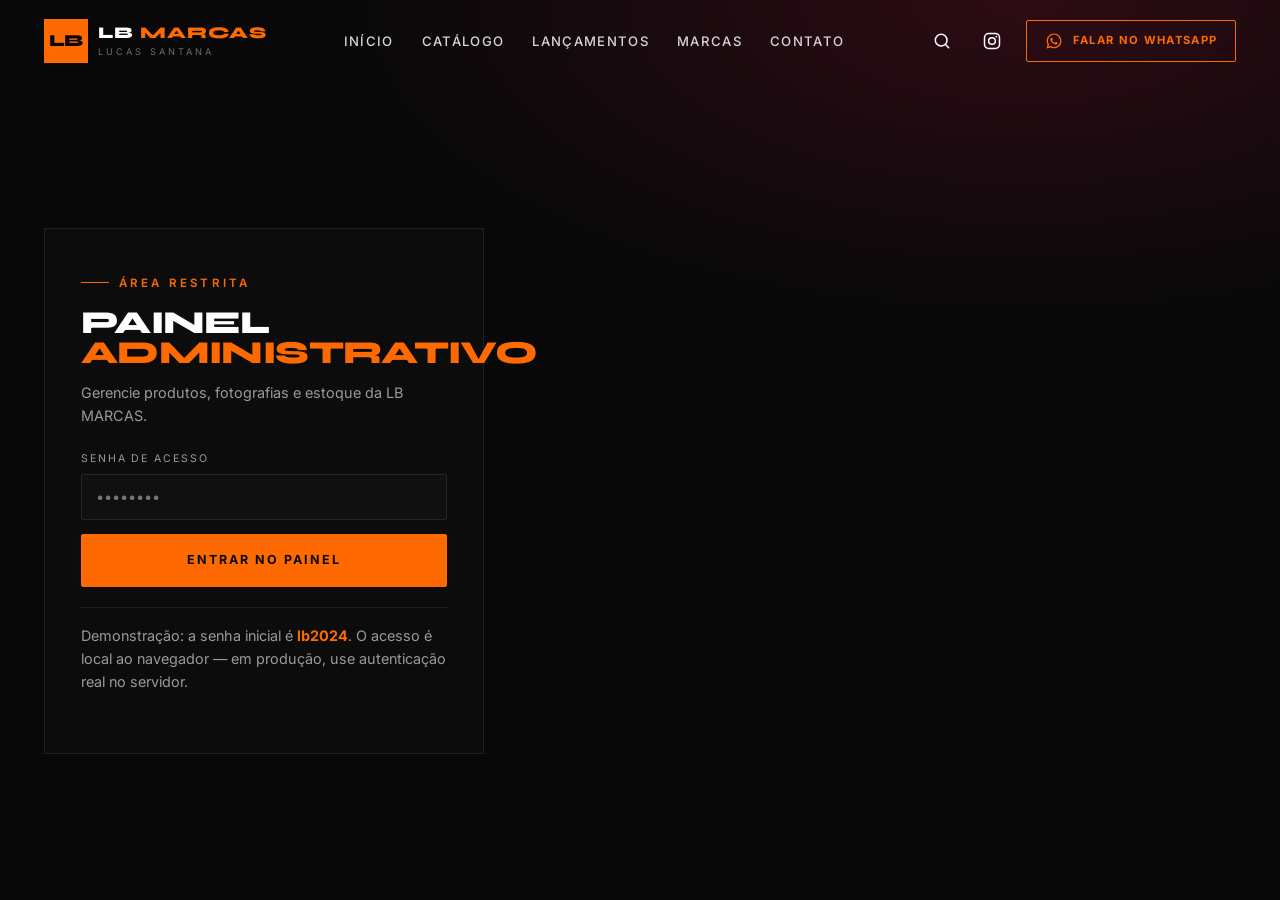
<file: admin.html>
<!DOCTYPE html>
<html lang="pt-BR">
<head>
  <meta charset="UTF-8" />
  <meta name="viewport" content="width=device-width, initial-scale=1.0" />
  <title>Painel administrativo — LB MARCAS</title>
  <meta name="description" content="Painel administrativo da LB MARCAS: cadastro de produtos, fotografias e estoque." />
  <meta name="robots" content="noindex, nofollow" />
  <meta name="theme-color" content="#080808" />
  <link rel="preconnect" href="https://fonts.googleapis.com" />
  <link rel="preconnect" href="https://fonts.gstatic.com" crossorigin />
  <link href="https://fonts.googleapis.com/css2?family=Syne:wght@600;700;800&family=Inter:wght@300;400;500;600;700&display=swap" rel="stylesheet" />
  <link rel="stylesheet" href="assets/css/style.css" />
  <link rel="stylesheet" href="assets/css/admin.css" />
  <link rel="icon" href="data:image/svg+xml,%3Csvg xmlns='http://www.w3.org/2000/svg' viewBox='0 0 64 64'%3E%3Crect width='64' height='64' fill='%23080808'/%3E%3Crect x='8' y='8' width='48' height='48' fill='%23FF6A00'/%3E%3Ctext x='32' y='41' font-family='Arial Black,Arial' font-size='22' font-weight='900' text-anchor='middle' fill='%23080808'%3ELB%3C/text%3E%3C/svg%3E" />
</head>
<body data-page="admin" class="admin-body">
  <div data-header></div>

  <main class="admin-main">
    <!-- LOGIN -->
    <section class="admin-login" data-login-view>
      <div class="shell">
        <div class="login-card">
          <span class="eyebrow">Área restrita</span>
          <h1>Painel <em style="font-style:normal;color:var(--orange)">administrativo</em></h1>
          <p>Gerencie produtos, fotografias e estoque da LB MARCAS.</p>
          <form data-login-form>
            <div class="field">
              <label for="adminPassword">Senha de acesso</label>
              <input id="adminPassword" name="senha" type="password" placeholder="••••••••" autocomplete="current-password" required />
            </div>
            <button class="btn btn-solid btn-block" type="submit">Entrar no painel</button>
            <p class="form-note" data-login-error hidden style="color:#ff7c7c">Senha incorreta. Tente novamente.</p>
          </form>
          <p class="login-hint">
            Demonstração: a senha inicial é <b>lb2024</b>. O acesso é local ao navegador —
            em produção, use autenticação real no servidor.
          </p>
        </div>
      </div>
    </section>

    <!-- PAINEL -->
    <section class="admin-view" data-admin-view hidden>
      <div class="shell">
        <div class="admin-head">
          <div>
            <span class="eyebrow">Command center</span>
            <h1>Painel LB MARCAS</h1>
            <p>Catálogo local · <span data-admin-owner></span></p>
          </div>
          <div class="admin-head-actions">
            <button class="btn btn-ghost btn-sm" type="button" data-logout>Sair</button>
            <button class="btn btn-solid btn-sm" type="button" data-new-product>+ Novo produto</button>
          </div>
        </div>

        <div class="admin-stats">
          <article class="stat-card">
            <span>Produtos</span>
            <strong data-stat-products>0</strong>
            <div class="stat-bar"><i style="width:100%"></i></div>
          </article>
          <article class="stat-card">
            <span>Unidades em estoque</span>
            <strong data-stat-stock>0</strong>
            <div class="stat-bar"><i data-stat-stock-bar style="width:70%"></i></div>
          </article>
          <article class="stat-card">
            <span>Mais vendidos</span>
            <strong data-stat-best>0</strong>
            <div class="stat-bar"><i data-stat-best-bar style="width:40%"></i></div>
          </article>
          <article class="stat-card">
            <span>Lançamentos</span>
            <strong data-stat-new>0</strong>
            <div class="stat-bar"><i data-stat-new-bar style="width:30%"></i></div>
          </article>
        </div>

        <div class="admin-toolbar">
          <input class="admin-search" type="search" placeholder="Buscar por nome, marca ou categoria…" data-admin-search />
          <select class="quick-select" data-admin-filter>
            <option value="">Todas as categorias</option>
          </select>
          <div class="admin-toolbar-actions">
            <button class="btn btn-ghost btn-sm" type="button" data-export>Exportar JSON</button>
            <label class="btn btn-ghost btn-sm" style="cursor:pointer">
              Importar JSON
              <input type="file" accept="application/json" data-import hidden />
            </label>
            <button class="btn btn-ghost btn-sm" type="button" data-reset>Restaurar catálogo</button>
          </div>
        </div>

        <p class="admin-warning">
          <strong>Atenção:</strong> este site é estático (HTML/CSS/JS). As alterações do painel ficam salvas
          no armazenamento local deste navegador e não são publicadas para os clientes. Para valer para
          todos os visitantes, é necessário conectar um banco de dados/back-end ou publicar o catálogo
          atualizado junto com o site.
        </p>

        <div class="admin-table-wrap">
          <table class="admin-table">
            <thead>
              <tr>
                <th scope="col">Produto</th>
                <th scope="col">Marca</th>
                <th scope="col">Categoria</th>
                <th scope="col">Estoque</th>
                <th scope="col">Tags</th>
                <th scope="col"><span class="sr-only">Ações</span></th>
              </tr>
            </thead>
            <tbody data-admin-rows></tbody>
          </table>
        </div>
      </div>
    </section>
  </main>

  <!-- MODAL PRODUTO -->
  <div class="admin-modal" data-modal hidden>
    <div class="admin-modal-panel" role="dialog" aria-modal="true" aria-labelledby="modalTitle">
      <div class="admin-modal-head">
        <h2 id="modalTitle" data-modal-title>Novo produto</h2>
        <button class="icon-btn" type="button" data-modal-close aria-label="Fechar">✕</button>
      </div>

      <form class="admin-form" data-product-form>
        <input type="hidden" name="id" />
        <div class="field-row">
          <div class="field">
            <label for="pName">Nome do produto</label>
            <input id="pName" name="name" type="text" required placeholder="Camiseta Oversized Skeleton" />
          </div>
          <div class="field">
            <label for="pBrand">Marca</label>
            <input id="pBrand" name="brand" type="text" required list="brandList" placeholder="Nike" />
            <datalist id="brandList"></datalist>
          </div>
        </div>

        <div class="field-row">
          <div class="field">
            <label for="pCategory">Categoria</label>
            <select id="pCategory" name="category" required data-category-select></select>
          </div>
          <div class="field">
            <label for="pStock">Estoque (unidades)</label>
            <input id="pStock" name="stock" type="number" min="0" step="1" value="1" required />
          </div>
        </div>

        <div class="field">
          <label for="pShort">Resumo curto (aparece nos cards e no Google)</label>
          <input id="pShort" name="short" type="text" placeholder="Camiseta oversized de algodão pesado com estampa frontal." />
        </div>

        <div class="field">
          <label for="pImages">Fotografias (uma URL por linha)</label>
          <textarea id="pImages" name="images" rows="3" placeholder="https://…/foto-1.jpg&#10;https://…/foto-2.jpg"></textarea>
        </div>

        <div class="field">
          <label for="pDescription">Descrição detalhada</label>
          <textarea id="pDescription" name="description" rows="4"></textarea>
        </div>

        <div class="field">
          <label for="pMaterial">Material / informações técnicas</label>
          <textarea id="pMaterial" name="material" rows="2"></textarea>
        </div>

        <div class="field-row">
          <div class="field">
            <label for="pSizes">Tamanhos / numeração (separados por vírgula)</label>
            <input id="pSizes" name="sizes" type="text" placeholder="P, M, G, GG" />
          </div>
          <div class="field">
            <label for="pColors">Cores (Nome:#hex, uma por vírgula)</label>
            <input id="pColors" name="colors" type="text" placeholder="Preto:#111111, Off-white:#E8E4DC" />
          </div>
        </div>

        <div class="field">
          <label for="pBenefits">Características e benefícios (um por linha)</label>
          <textarea id="pBenefits" name="benefits" rows="3"></textarea>
        </div>

        <div class="admin-checks">
          <label><input type="checkbox" name="badgeNew" value="1" /> Marcar como lançamento</label>
          <label><input type="checkbox" name="badgeBest" value="1" /> Marcar como mais vendido</label>
        </div>

        <div class="admin-form-actions">
          <button class="btn btn-ghost" type="button" data-modal-close>Cancelar</button>
          <button class="btn btn-solid" type="submit" data-save-product>Salvar produto</button>
        </div>
      </form>
    </div>
  </div>

  <script src="assets/js/data.js"></script>
  <script src="assets/js/store.js"></script>
  <script src="assets/js/ui.js"></script>
  <script src="assets/js/admin.js"></script>
</body>
</html>
</file>
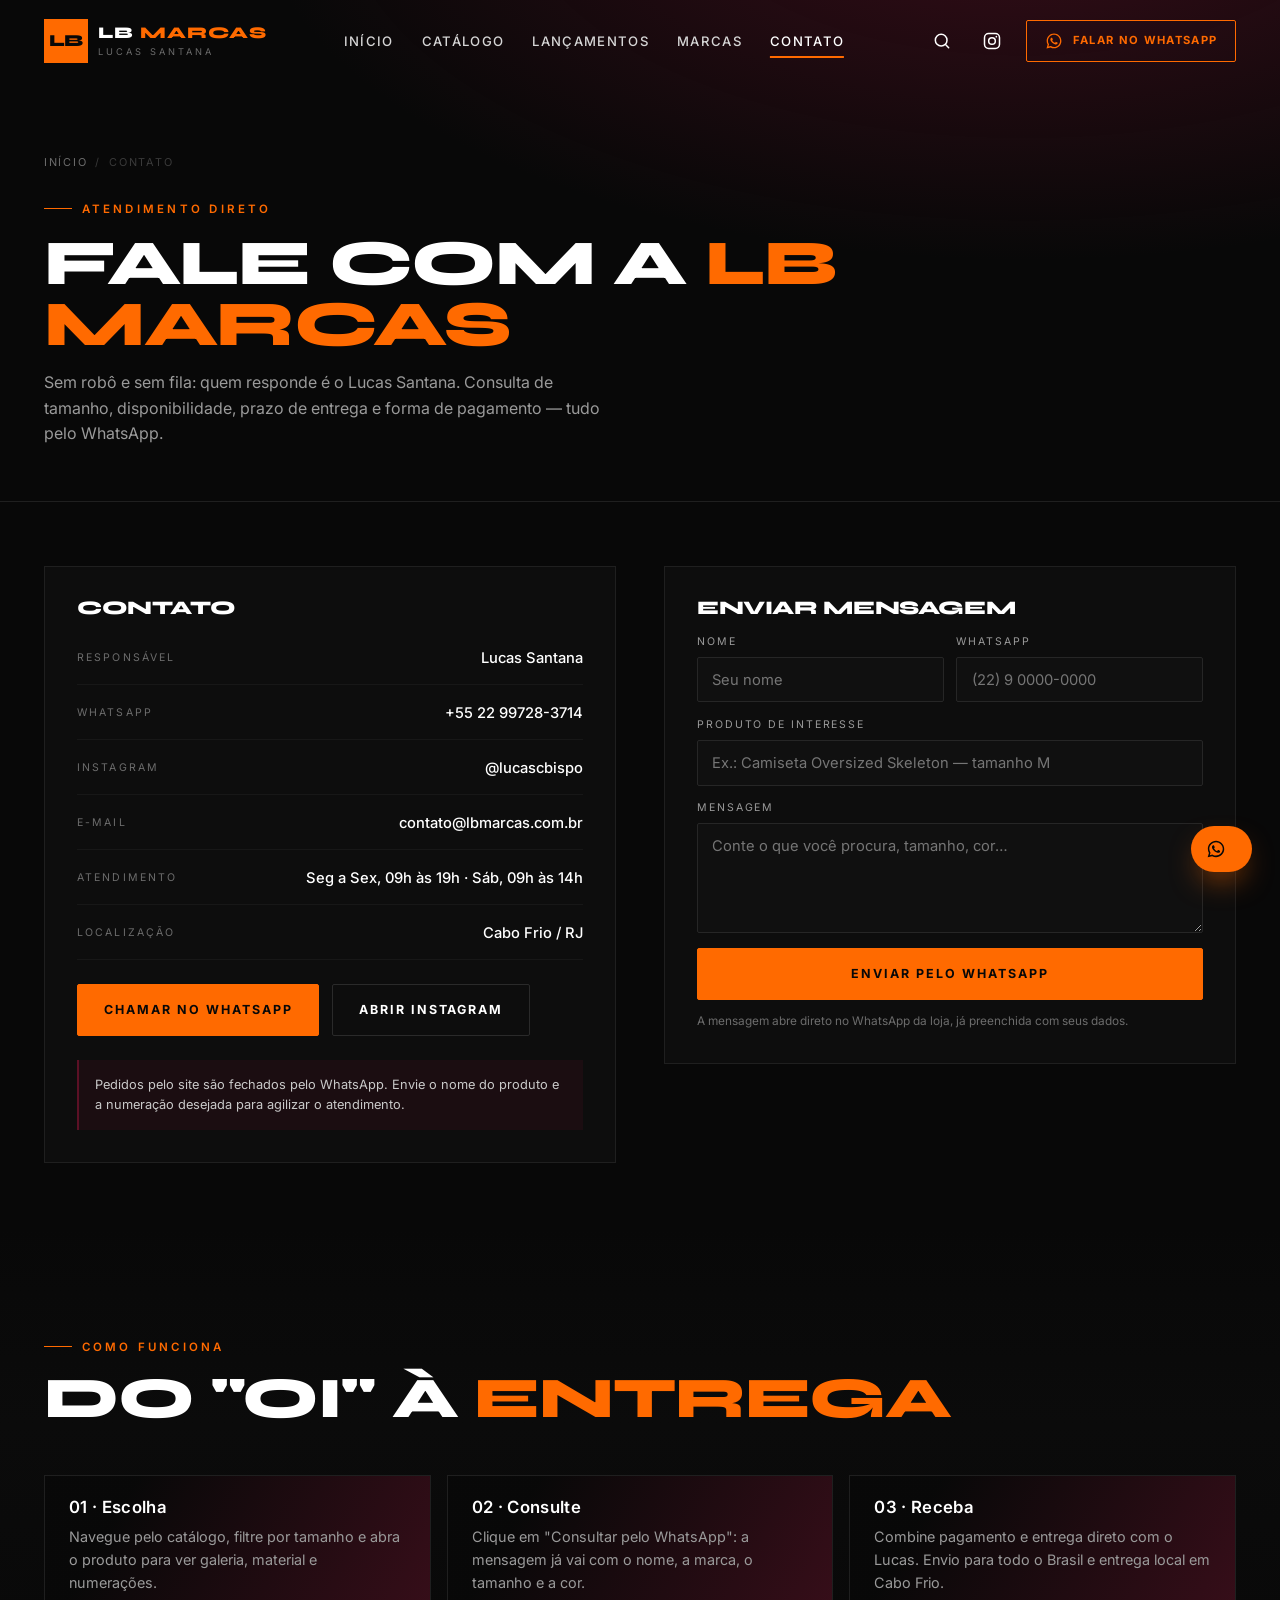
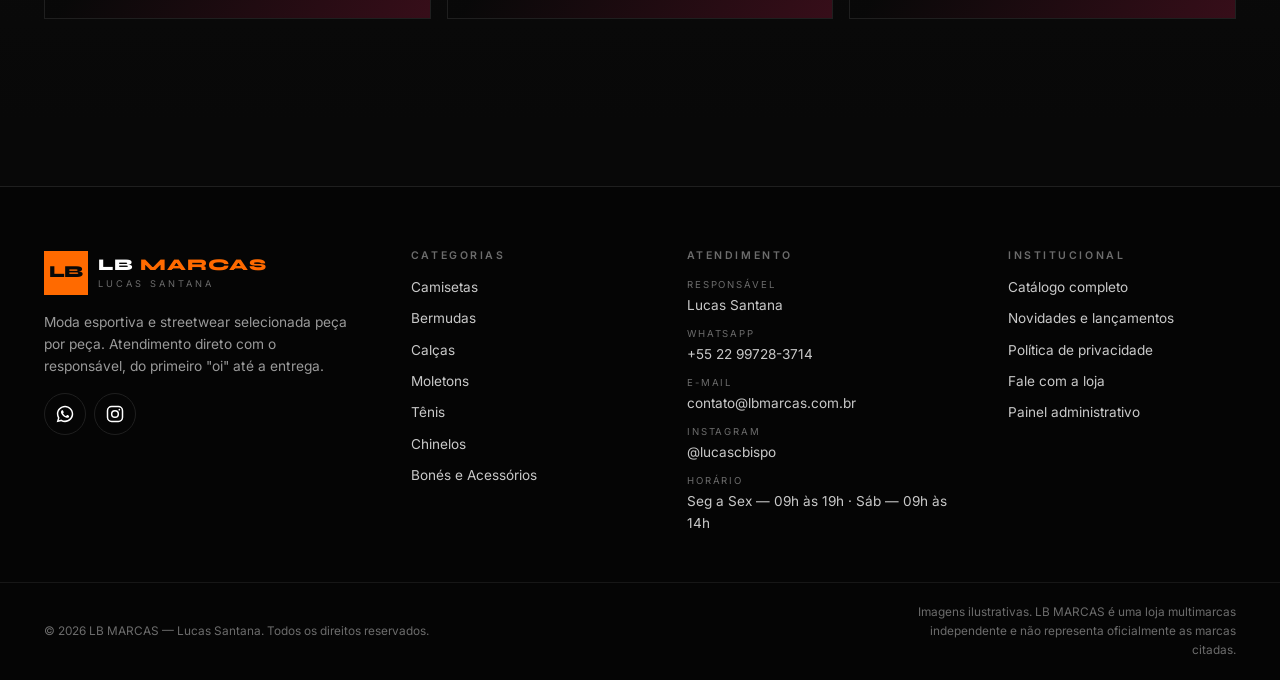
<file: contato.html>
<!DOCTYPE html>
<html lang="pt-BR">
<head>
  <meta charset="UTF-8" />
  <meta name="viewport" content="width=device-width, initial-scale=1.0" />
  <title>Contato — LB MARCAS</title>
  <meta name="description" content="Fale com a LB MARCAS: WhatsApp +55 22 99728-3714, Instagram @lucascbispo. Atendimento direto com Lucas Santana para consultar produtos, tamanhos e pedidos." />
  <meta name="theme-color" content="#080808" />
  <meta name="robots" content="index, follow" />
  <link rel="preconnect" href="https://fonts.googleapis.com" />
  <link rel="preconnect" href="https://fonts.gstatic.com" crossorigin />
  <link href="https://fonts.googleapis.com/css2?family=Syne:wght@600;700;800&family=Inter:wght@300;400;500;600;700&display=swap" rel="stylesheet" />
  <link rel="stylesheet" href="assets/css/style.css" />
  <link rel="icon" href="data:image/svg+xml,%3Csvg xmlns='http://www.w3.org/2000/svg' viewBox='0 0 64 64'%3E%3Crect width='64' height='64' fill='%23080808'/%3E%3Crect x='8' y='8' width='48' height='48' fill='%23FF6A00'/%3E%3Ctext x='32' y='41' font-family='Arial Black,Arial' font-size='22' font-weight='900' text-anchor='middle' fill='%23080808'%3ELB%3C/text%3E%3C/svg%3E" />
</head>
<body data-page="contato">
  <div data-header></div>

  <main>
    <section class="page-hero">
      <div class="shell">
        <nav class="breadcrumb" aria-label="Você está aqui">
          <a href="index.html">Início</a><span>/</span><span>Contato</span>
        </nav>
        <span class="eyebrow">Atendimento direto</span>
        <h1>Fale com a <em style="font-style:normal;color:var(--orange)">LB MARCAS</em></h1>
        <p>
          Sem robô e sem fila: quem responde é o Lucas Santana. Consulta de tamanho, disponibilidade,
          prazo de entrega e forma de pagamento — tudo pelo WhatsApp.
        </p>
      </div>
    </section>

    <section class="section section--tight">
      <div class="shell contact-grid">
        <div class="contact-card reveal">
          <h2 style="font-size:1.2rem;margin-bottom:1rem">Contato</h2>
          <ul class="contact-list">
            <li><span>Responsável</span><b>Lucas Santana</b></li>
            <li><span>WhatsApp</span><a href="https://wa.me/5522997283714" target="_blank" rel="noopener">+55 22 99728-3714</a></li>
            <li><span>Instagram</span><a href="https://instagram.com/lucascbispo" target="_blank" rel="noopener">@lucascbispo</a></li>
            <li><span>E-mail</span><a href="mailto:contato@lbmarcas.com.br">contato@lbmarcas.com.br</a></li>
            <li><span>Atendimento</span><b>Seg a Sex, 09h às 19h · Sáb, 09h às 14h</b></li>
            <li><span>Localização</span><b>Cabo Frio / RJ</b></li>
          </ul>

          <div class="hero-actions" style="margin-top:1.25rem">
            <a class="btn btn-solid" href="https://wa.me/5522997283714" target="_blank" rel="noopener">Chamar no WhatsApp</a>
            <a class="btn btn-ghost" href="https://instagram.com/lucascbispo" target="_blank" rel="noopener">Abrir Instagram</a>
          </div>

          <div class="pdp-note" style="margin-top:1.5rem">
            <span>
              Pedidos pelo site são fechados pelo WhatsApp. Envie o nome do produto e a numeração
              desejada para agilizar o atendimento.
            </span>
          </div>
        </div>

        <div class="contact-card reveal">
          <h2 style="font-size:1.2rem;margin-bottom:1rem">Enviar mensagem</h2>
          <form data-contact-form>
            <div class="field-row">
              <div class="field">
                <label for="contactName">Nome</label>
                <input id="contactName" name="nome" type="text" placeholder="Seu nome" required />
              </div>
              <div class="field">
                <label for="contactPhone">WhatsApp</label>
                <input id="contactPhone" name="telefone" type="tel" placeholder="(22) 9 0000-0000" />
              </div>
            </div>
            <div class="field">
              <label for="contactProduct">Produto de interesse</label>
              <input id="contactProduct" name="produto" type="text" placeholder="Ex.: Camiseta Oversized Skeleton — tamanho M" />
            </div>
            <div class="field">
              <label for="contactMessage">Mensagem</label>
              <textarea id="contactMessage" name="mensagem" placeholder="Conte o que você procura, tamanho, cor…"></textarea>
            </div>
            <button class="btn btn-solid btn-block" type="submit">Enviar pelo WhatsApp</button>
            <p class="form-note">A mensagem abre direto no WhatsApp da loja, já preenchida com seus dados.</p>
          </form>
        </div>
      </div>
    </section>

    <section class="section section--alt">
      <div class="shell">
        <div class="section-head">
          <div>
            <span class="eyebrow">Como funciona</span>
            <h2 class="section-title">Do "oi" à <em>entrega</em></h2>
          </div>
        </div>
        <div class="brand-grid">
          <div class="brand-card reveal" style="min-height:auto;padding:1.5rem">
            <div class="brand-card-body">
              <h3 style="font-size:1.05rem;font-family:var(--font-body);font-weight:600;text-transform:none">01 · Escolha</h3>
              <p style="letter-spacing:0;text-transform:none;font-size:.9rem;margin-top:.6rem">
                Navegue pelo catálogo, filtre por tamanho e abra o produto para ver galeria, material e numerações.
              </p>
            </div>
          </div>
          <div class="brand-card reveal" style="min-height:auto;padding:1.5rem">
            <div class="brand-card-body">
              <h3 style="font-size:1.05rem;font-family:var(--font-body);font-weight:600;text-transform:none">02 · Consulte</h3>
              <p style="letter-spacing:0;text-transform:none;font-size:.9rem;margin-top:.6rem">
                Clique em "Consultar pelo WhatsApp": a mensagem já vai com o nome, a marca, o tamanho e a cor.
              </p>
            </div>
          </div>
          <div class="brand-card reveal" style="min-height:auto;padding:1.5rem">
            <div class="brand-card-body">
              <h3 style="font-size:1.05rem;font-family:var(--font-body);font-weight:600;text-transform:none">03 · Receba</h3>
              <p style="letter-spacing:0;text-transform:none;font-size:.9rem;margin-top:.6rem">
                Combine pagamento e entrega direto com o Lucas. Envio para todo o Brasil e entrega local em Cabo Frio.
              </p>
            </div>
          </div>
        </div>
      </div>
    </section>
  </main>

  <div data-footer></div>

  <script src="assets/js/data.js"></script>
  <script src="assets/js/store.js"></script>
  <script src="assets/js/ui.js"></script>
  <script src="assets/js/pages.js"></script>
</body>
</html>
</file>
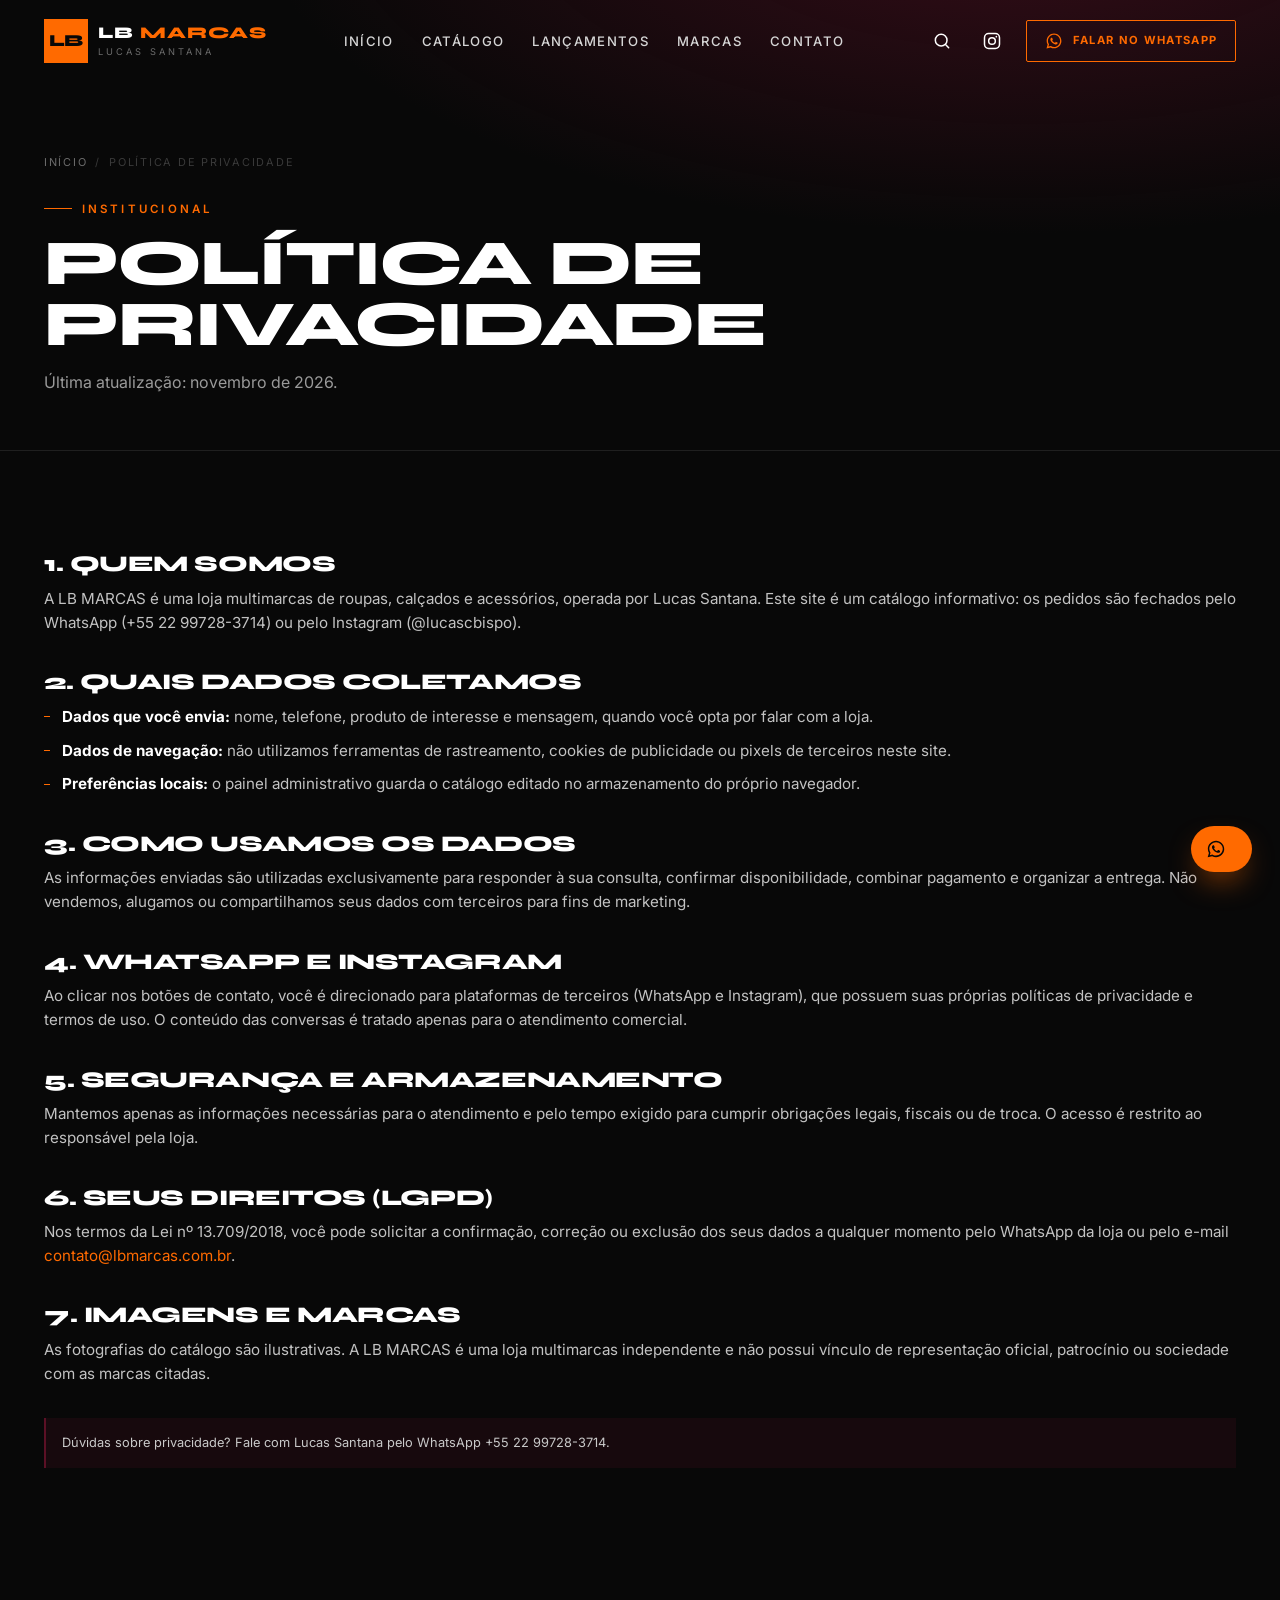
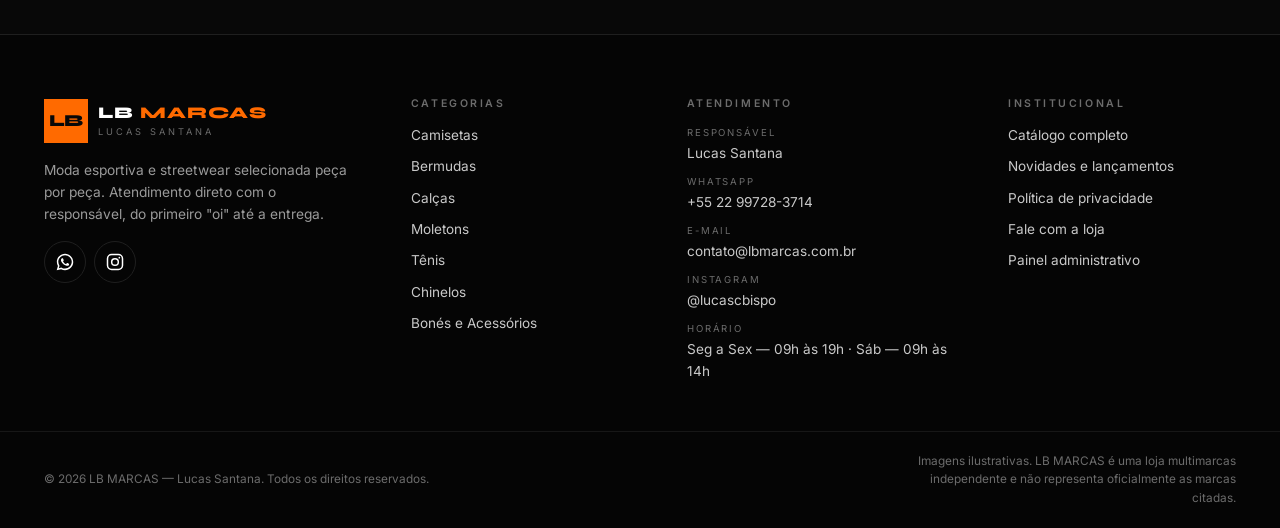
<file: politica-de-privacidade.html>
<!DOCTYPE html>
<html lang="pt-BR">
<head>
  <meta charset="UTF-8" />
  <meta name="viewport" content="width=device-width, initial-scale=1.0" />
  <title>Política de privacidade — LB MARCAS</title>
  <meta name="description" content="Política de privacidade da LB MARCAS: como os dados enviados pelo WhatsApp e Instagram são utilizados no atendimento." />
  <meta name="theme-color" content="#080808" />
  <meta name="robots" content="index, follow" />
  <link rel="preconnect" href="https://fonts.googleapis.com" />
  <link rel="preconnect" href="https://fonts.gstatic.com" crossorigin />
  <link href="https://fonts.googleapis.com/css2?family=Syne:wght@600;700;800&family=Inter:wght@300;400;500;600;700&display=swap" rel="stylesheet" />
  <link rel="stylesheet" href="assets/css/style.css" />
  <link rel="icon" href="data:image/svg+xml,%3Csvg xmlns='http://www.w3.org/2000/svg' viewBox='0 0 64 64'%3E%3Crect width='64' height='64' fill='%23080808'/%3E%3Crect x='8' y='8' width='48' height='48' fill='%23FF6A00'/%3E%3Ctext x='32' y='41' font-family='Arial Black,Arial' font-size='22' font-weight='900' text-anchor='middle' fill='%23080808'%3ELB%3C/text%3E%3C/svg%3E" />
</head>
<body data-page="privacidade">
  <div data-header></div>

  <main>
    <section class="page-hero">
      <div class="shell">
        <nav class="breadcrumb" aria-label="Você está aqui">
          <a href="index.html">Início</a><span>/</span><span>Política de privacidade</span>
        </nav>
        <span class="eyebrow">Institucional</span>
        <h1>Política de privacidade</h1>
        <p>Última atualização: novembro de 2026.</p>
      </div>
    </section>

    <section class="section">
      <div class="shell prose">
        <h2>1. Quem somos</h2>
        <p>
          A LB MARCAS é uma loja multimarcas de roupas, calçados e acessórios, operada por
          Lucas Santana. Este site é um catálogo informativo: os pedidos são fechados pelo
          WhatsApp (+55 22 99728-3714) ou pelo Instagram (@lucascbispo).
        </p>

        <h2>2. Quais dados coletamos</h2>
        <ul>
          <li><b>Dados que você envia:</b> nome, telefone, produto de interesse e mensagem, quando você opta por falar com a loja.</li>
          <li><b>Dados de navegação:</b> não utilizamos ferramentas de rastreamento, cookies de publicidade ou pixels de terceiros neste site.</li>
          <li><b>Preferências locais:</b> o painel administrativo guarda o catálogo editado no armazenamento do próprio navegador.</li>
        </ul>

        <h2>3. Como usamos os dados</h2>
        <p>
          As informações enviadas são utilizadas exclusivamente para responder à sua consulta,
          confirmar disponibilidade, combinar pagamento e organizar a entrega. Não vendemos,
          alugamos ou compartilhamos seus dados com terceiros para fins de marketing.
        </p>

        <h2>4. WhatsApp e Instagram</h2>
        <p>
          Ao clicar nos botões de contato, você é direcionado para plataformas de terceiros
          (WhatsApp e Instagram), que possuem suas próprias políticas de privacidade e termos de uso.
          O conteúdo das conversas é tratado apenas para o atendimento comercial.
        </p>

        <h2>5. Segurança e armazenamento</h2>
        <p>
          Mantemos apenas as informações necessárias para o atendimento e pelo tempo exigido
          para cumprir obrigações legais, fiscais ou de troca. O acesso é restrito ao responsável pela loja.
        </p>

        <h2>6. Seus direitos (LGPD)</h2>
        <p>
          Nos termos da Lei nº 13.709/2018, você pode solicitar a confirmação, correção ou exclusão
          dos seus dados a qualquer momento pelo WhatsApp da loja ou pelo e-mail
          <a href="mailto:contato@lbmarcas.com.br">contato@lbmarcas.com.br</a>.
        </p>

        <h2>7. Imagens e marcas</h2>
        <p>
          As fotografias do catálogo são ilustrativas. A LB MARCAS é uma loja multimarcas independente
          e não possui vínculo de representação oficial, patrocínio ou sociedade com as marcas citadas.
        </p>

        <div class="pdp-note" style="margin-top:2rem">
          <span>Dúvidas sobre privacidade? Fale com Lucas Santana pelo WhatsApp +55 22 99728-3714.</span>
        </div>
      </div>
    </section>
  </main>

  <div data-footer></div>

  <script src="assets/js/data.js"></script>
  <script src="assets/js/store.js"></script>
  <script src="assets/js/ui.js"></script>
</body>
</html>
</file>
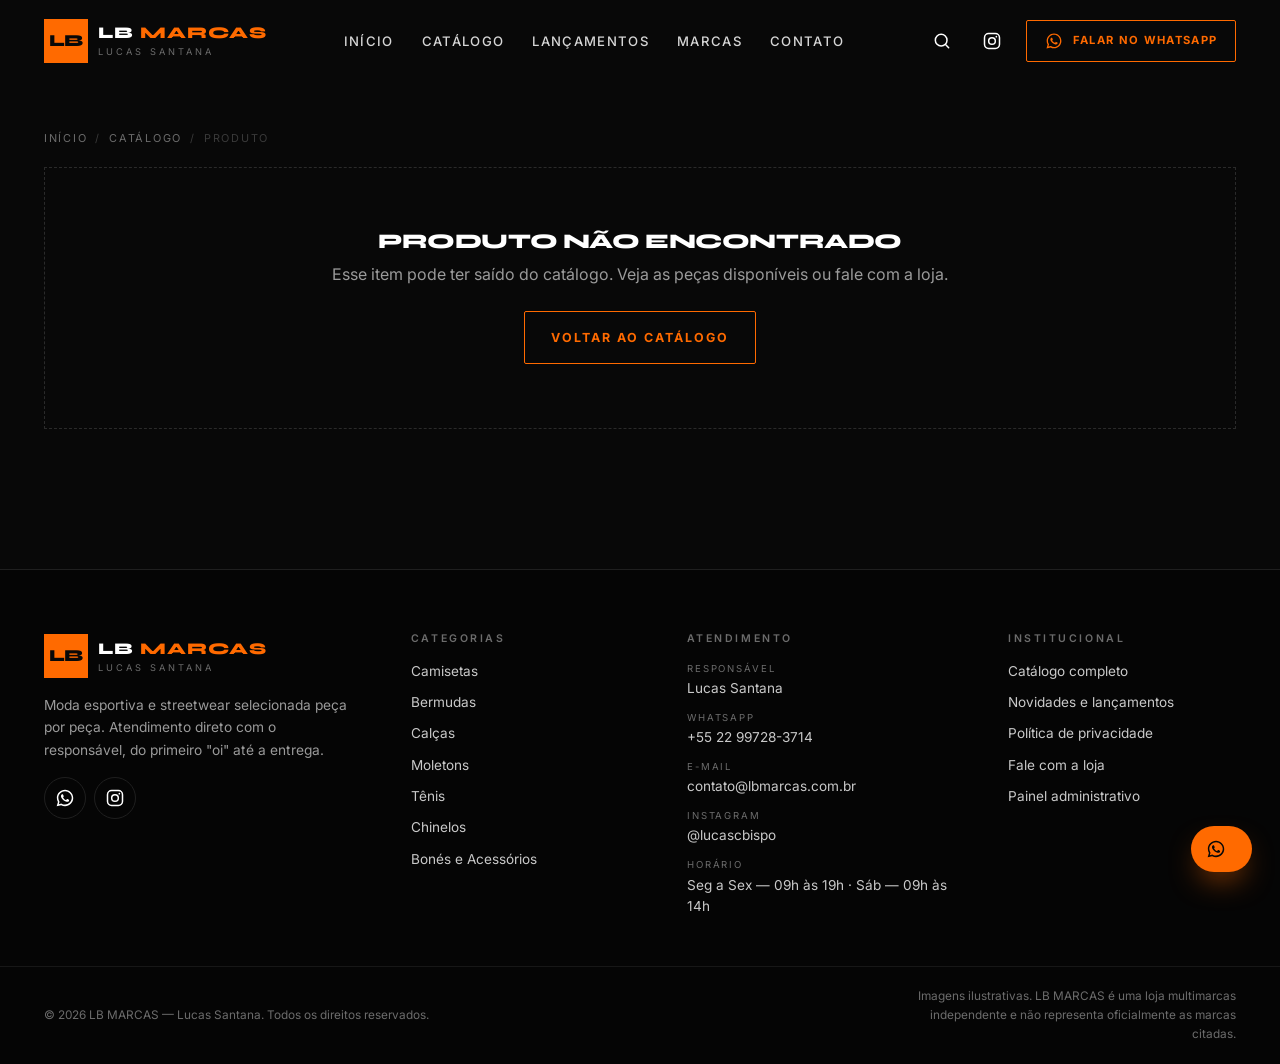
<file: produto.html>
<!DOCTYPE html>
<html lang="pt-BR">
<head>
  <meta charset="UTF-8" />
  <meta name="viewport" content="width=device-width, initial-scale=1.0" />
  <title>Produto — LB MARCAS</title>
  <meta name="description" content="Detalhes completos do produto: descrição, material, tamanhos, cores e consulta direta pelo WhatsApp na LB MARCAS." />
  <meta name="theme-color" content="#080808" />
  <link rel="preconnect" href="https://fonts.googleapis.com" />
  <link rel="preconnect" href="https://fonts.gstatic.com" crossorigin />
  <link href="https://fonts.googleapis.com/css2?family=Syne:wght@600;700;800&family=Inter:wght@300;400;500;600;700&display=swap" rel="stylesheet" />
  <link rel="stylesheet" href="assets/css/style.css" />
  <link rel="icon" href="data:image/svg+xml,%3Csvg xmlns='http://www.w3.org/2000/svg' viewBox='0 0 64 64'%3E%3Crect width='64' height='64' fill='%23080808'/%3E%3Crect x='8' y='8' width='48' height='48' fill='%23FF6A00'/%3E%3Ctext x='32' y='41' font-family='Arial Black,Arial' font-size='22' font-weight='900' text-anchor='middle' fill='%23080808'%3ELB%3C/text%3E%3C/svg%3E" />
</head>
<body data-page="produto">
  <div data-header></div>

  <main class="pdp">
    <div class="shell">
      <nav class="breadcrumb" aria-label="Você está aqui">
        <a href="index.html">Início</a><span>/</span>
        <a href="catalogo.html">Catálogo</a><span>/</span>
        <span data-crumb>Produto</span>
      </nav>

      <div class="pdp-grid" id="pdpGrid">
        <!-- galeria -->
        <div>
          <div class="gallery-main">
            <img data-gallery-main src="" alt="" />
          </div>
          <div class="gallery-thumbs" data-gallery-thumbs></div>
        </div>

        <!-- informações -->
        <div class="pdp-info">
          <span class="pdp-brand" data-product-brand></span>
          <h1 class="pdp-title" data-product-title></h1>
          <p style="color:var(--grey);margin-bottom:1.25rem" data-product-short></p>

          <p class="pdp-installments">
            Valores, formas de pagamento e entrega: consulte direto pelo WhatsApp.
          </p>

          <div class="pdp-block">
            <div class="pdp-block-head">
              <h3>Tamanho / Numeração</h3>
              <a href="#" data-size-guide>Guia de medidas</a>
            </div>
            <div class="size-options" data-sizes></div>
          </div>

          <div class="pdp-block">
            <div class="pdp-block-head">
              <h3>Cores disponíveis</h3>
            </div>
            <div class="color-options" data-colors></div>
          </div>

          <div class="pdp-actions">
            <a class="wa-main" data-wa-main href="#" target="_blank" rel="noopener">
              <svg viewBox="0 0 24 24" fill="currentColor" aria-hidden="true"><path d="M12.04 2C6.6 2 2.2 6.4 2.2 11.84c0 1.74.46 3.44 1.32 4.94L2 22l5.36-1.4c1.44.78 3.06 1.2 4.68 1.2 5.44 0 9.84-4.4 9.84-9.84S17.48 2 12.04 2Zm4.42 12.02c-.24-.12-1.44-.72-1.66-.8-.22-.08-.38-.12-.54.12-.16.24-.62.8-.76.96-.14.16-.28.18-.52.06-.24-.12-1.02-.38-1.94-1.2-.72-.64-1.2-1.42-1.34-1.66-.14-.24-.02-.38.1-.5.12-.12.24-.28.36-.44.12-.14.16-.24.24-.4.08-.16.04-.3-.02-.42-.06-.12-.54-1.32-.74-1.8-.2-.46-.4-.4-.54-.4h-.46c-.16 0-.42.06-.64.3-.22.24-.84.82-.84 2s.86 2.32.98 2.48c.12.16 1.68 2.68 4.1 3.66 2.02.82 2.44.66 2.88.62.44-.04 1.42-.58 1.62-1.14.2-.56.2-1.04.14-1.14-.06-.1-.22-.16-.46-.28Z"/></svg>
              Consultar pelo WhatsApp
            </a>
            <a class="btn btn-ghost btn-block" data-wa-availability href="#" target="_blank" rel="noopener">
              Consultar disponibilidade
            </a>
          </div>

          <div class="pdp-note">
            <span>Atendimento direto com Lucas Santana · resposta rápida no horário comercial.</span>
          </div>

          <div class="pdp-specs">
            <details class="spec-item" open>
              <summary>Descrição completa</summary>
              <p data-product-description></p>
            </details>
            <details class="spec-item">
              <summary>Informações técnicas</summary>
              <p data-product-material></p>
            </details>
            <details class="spec-item">
              <summary>Características e benefícios</summary>
              <ul data-product-benefits></ul>
            </details>
            <details class="spec-item">
              <summary>Tamanhos, numeração e estoque</summary>
              <ul data-product-sizes></ul>
            </details>
            <details class="spec-item">
              <summary>Trocas, pagamento e entrega</summary>
              <p>
                Trocas em até 7 dias corridos após o recebimento, com a peça sem uso e etiqueta.
                Pagamento via Pix, cartão em até 6x (com juros da operadora) ou dinheiro na entrega
                em Cabo Frio e região. Envio para todo o Brasil pelo WhatsApp.
              </p>
            </details>
          </div>
        </div>
      </div>
    </div>

    <section class="section section--tight" data-related-section hidden>
      <div class="shell">
        <div class="section-head">
          <div>
            <span class="eyebrow">Combina com</span>
            <h2 class="section-title" style="font-size:clamp(1.6rem,3vw,2.2rem)">Você também vai <em>gostar</em></h2>
          </div>
          <a class="link-arrow" href="catalogo.html">Ver catálogo</a>
        </div>
        <div class="product-grid" data-related></div>
      </div>
    </section>
  </main>

  <div data-footer></div>

  <script src="assets/js/data.js"></script>
  <script src="assets/js/store.js"></script>
  <script src="assets/js/ui.js"></script>
  <script src="assets/js/product.js"></script>
</body>
</html>
</file>
<file: assets/css/style.css>
/* ==========================================================================
   LB MARCAS — Sistema visual "Hyper-Contrast Velocity"
   Preto predominante · Laranja de ignição · Vinho de profundidade
   ========================================================================== */

:root {
  --ink: #080808;
  --ink-soft: #0d0d0d;
  --ink-panel: #121212;
  --line: #1f1f1f;
  --line-soft: #171717;
  --orange: #ff6a00;
  --orange-soft: rgba(255, 106, 0, 0.14);
  --wine: #5b1025;
  --wine-soft: rgba(91, 16, 37, 0.35);
  --white: #ffffff;
  --grey: #9a9a9a;
  --grey-dim: #6c6c6c;

  --font-display: 'Syne', 'Arial Black', 'Helvetica Neue', sans-serif;
  --font-body: 'Inter', -apple-system, BlinkMacSystemFont, 'Segoe UI', sans-serif;

  --ease: cubic-bezier(0.16, 1, 0.3, 1);
  --shell: 1280px;
  --radius: 2px;
}

*,
*::before,
*::after {
  box-sizing: border-box;
}

[hidden] {
  display: none !important;
}

html {
  scroll-behavior: smooth;
  -webkit-text-size-adjust: 100%;
  /* Impede rolagem lateral em telas pequenas (decorativos podem passar da borda) */
  overflow-x: hidden;
  overflow-x: clip;
}

body {
  margin: 0;
  background: var(--ink);
  color: var(--white);
  font-family: var(--font-body);
  font-size: 16px;
  line-height: 1.6;
  overflow-x: hidden;
  -webkit-font-smoothing: antialiased;
}

body.is-locked {
  overflow: hidden;
}

img {
  max-width: 100%;
  display: block;
}

a {
  color: inherit;
  text-decoration: none;
}

button {
  font: inherit;
  color: inherit;
  cursor: pointer;
}

ul,
ol {
  margin: 0;
  padding: 0;
  list-style: none;
}

h1,
h2,
h3,
h4 {
  font-family: var(--font-display);
  font-weight: 800;
  line-height: 0.95;
  margin: 0;
  letter-spacing: -0.02em;
  text-transform: uppercase;
}

p {
  margin: 0 0 1rem;
}

::selection {
  background: var(--orange);
  color: var(--ink);
}

/* Custom scrollbar — identidade da marca até no navegador */
::-webkit-scrollbar {
  width: 4px;
  height: 4px;
}
::-webkit-scrollbar-track {
  background: var(--ink);
}
::-webkit-scrollbar-thumb {
  background: var(--orange);
}

* {
  scrollbar-width: thin;
  scrollbar-color: var(--orange) var(--ink);
}

:focus-visible {
  outline: 2px solid var(--orange);
  outline-offset: 3px;
}

.prose {
  max-width: 74ch;
}

.prose h2 {
  font-size: clamp(1.1rem, 2.2vw, 1.4rem);
  margin: 2.25rem 0 0.75rem;
}

.prose h2:first-child {
  margin-top: 0;
}

.prose p,
.prose li {
  color: #c2c2c2;
  font-size: 0.95rem;
}

.prose ul {
  display: grid;
  gap: 0.6rem;
  padding-left: 0;
  margin-bottom: 1rem;
}

.prose ul li {
  padding-left: 1.1rem;
  position: relative;
}

.prose ul li::before {
  content: '';
  position: absolute;
  left: 0;
  top: 0.7rem;
  width: 6px;
  height: 1px;
  background: var(--orange);
}

.prose b,
.prose strong {
  color: var(--white);
}

.prose a {
  color: var(--orange);
}

.sr-only {
  position: absolute;
  width: 1px;
  height: 1px;
  padding: 0;
  margin: -1px;
  overflow: hidden;
  clip: rect(0, 0, 0, 0);
  white-space: nowrap;
  border: 0;
}

.shell {
  width: 100%;
  max-width: var(--shell);
  margin-inline: auto;
  padding-inline: clamp(1.15rem, 4vw, 2.75rem);
}

.section {
  padding-block: clamp(3.5rem, 8vw, 6.5rem);
  position: relative;
}

.section--tight {
  padding-block: clamp(2.5rem, 5vw, 4rem);
}

.section--alt {
  background: linear-gradient(180deg, var(--ink) 0%, #0b0b0b 40%, var(--ink) 100%);
}

.eyebrow {
  display: inline-flex;
  align-items: center;
  gap: 0.6rem;
  font-family: var(--font-body);
  font-size: 0.72rem;
  font-weight: 600;
  letter-spacing: 0.28em;
  text-transform: uppercase;
  color: var(--orange);
  margin-bottom: 1rem;
}

.eyebrow::before {
  content: '';
  width: 28px;
  height: 1px;
  background: var(--orange);
}

.eyebrow--wine {
  color: #d98aa0;
}
.eyebrow--wine::before {
  background: #d98aa0;
}

.section-head {
  display: flex;
  flex-wrap: wrap;
  align-items: flex-end;
  justify-content: space-between;
  gap: 1.5rem;
  margin-bottom: clamp(2rem, 4vw, 3rem);
}

.section-title {
  font-size: clamp(2rem, 5.2vw, 3.6rem);
  max-width: 18ch;
}

.section-title em {
  font-style: normal;
  color: var(--orange);
}

.section-desc {
  color: var(--grey);
  max-width: 42ch;
  font-size: 0.98rem;
  margin-top: 0.9rem;
}

.link-arrow {
  display: inline-flex;
  align-items: center;
  gap: 0.55rem;
  font-size: 0.78rem;
  font-weight: 600;
  letter-spacing: 0.18em;
  text-transform: uppercase;
  color: var(--white);
  padding-bottom: 0.35rem;
  border-bottom: 1px solid var(--line);
  transition: color 0.3s var(--ease), border-color 0.3s var(--ease), gap 0.3s var(--ease);
}

.link-arrow svg {
  width: 16px;
  height: 16px;
}

.link-arrow:hover {
  color: var(--orange);
  border-color: var(--orange);
  gap: 0.9rem;
}

/* ------------------------------ Botões ------------------------------ */

.btn {
  --btn-bg: transparent;
  --btn-fg: var(--white);
  --btn-border: var(--line);
  display: inline-flex;
  align-items: center;
  justify-content: center;
  gap: 0.6rem;
  padding: 0.95rem 1.6rem;
  border: 1px solid var(--btn-border);
  border-radius: var(--radius);
  background: var(--btn-bg);
  color: var(--btn-fg);
  font-family: var(--font-body);
  font-size: 0.78rem;
  font-weight: 700;
  letter-spacing: 0.16em;
  text-transform: uppercase;
  transition: transform 0.35s var(--ease), background 0.35s var(--ease), color 0.35s var(--ease),
    border-color 0.35s var(--ease), box-shadow 0.35s var(--ease);
}

.btn svg {
  width: 18px;
  height: 18px;
  flex-shrink: 0;
}

.btn-primary {
  --btn-border: var(--orange);
  --btn-fg: var(--orange);
}

.btn-primary:hover {
  background: var(--orange);
  color: var(--ink);
  box-shadow: 0 0 24px rgba(255, 106, 0, 0.4);
  transform: translateY(-2px);
}

.btn-solid {
  --btn-bg: var(--orange);
  --btn-border: var(--orange);
  --btn-fg: #080808;
}

.btn-solid:hover {
  background: #ff7f24;
  box-shadow: 0 0 28px rgba(255, 106, 0, 0.45);
  transform: translateY(-2px);
}

.btn-ghost {
  --btn-border: #2a2a2a;
  --btn-fg: var(--white);
}

.btn-ghost:hover {
  border-color: var(--wine);
  background: var(--wine);
  color: var(--white);
  transform: translateY(-2px);
}

.btn-sm {
  padding: 0.7rem 1.1rem;
  font-size: 0.7rem;
  letter-spacing: 0.12em;
}

.btn-block {
  width: 100%;
}

.btn-lg {
  padding: 1.15rem 2rem;
  font-size: 0.82rem;
}

/* ------------------------------ Header ------------------------------ */

.site-header {
  position: fixed;
  inset: 0 0 auto 0;
  z-index: 60;
  border-bottom: 1px solid transparent;
  transition: background 0.45s var(--ease), border-color 0.45s var(--ease), backdrop-filter 0.45s var(--ease);
}

.site-header.is-scrolled {
  background: rgba(8, 8, 8, 0.78);
  backdrop-filter: blur(20px);
  -webkit-backdrop-filter: blur(20px);
  border-bottom-color: var(--line);
}

.header-inner {
  display: flex;
  align-items: center;
  justify-content: space-between;
  gap: 1.5rem;
  min-height: 82px;
  padding-block: 0.65rem;
}

.brand {
  display: inline-flex;
  align-items: center;
  gap: 0.65rem;
  flex-shrink: 0;
}

.brand-mark {
  display: grid;
  place-items: center;
  width: 44px;
  height: 44px;
  background: var(--orange);
  color: var(--ink);
  font-family: var(--font-display);
  font-weight: 800;
  font-size: 1.05rem;
  letter-spacing: -0.04em;
  transition: transform 0.4s var(--ease);
}

.brand:hover .brand-mark {
  transform: rotate(-6deg) scale(1.05);
}

.brand-copy {
  display: flex;
  flex-direction: column;
  line-height: 1;
}

.brand-name {
  font-family: var(--font-display);
  font-weight: 800;
  font-size: 1.02rem;
  letter-spacing: 0.06em;
}

.brand-name em {
  font-style: normal;
  color: var(--orange);
}

.brand-sub {
  font-size: 0.58rem;
  letter-spacing: 0.32em;
  text-transform: uppercase;
  color: var(--grey-dim);
  margin-top: 0.35rem;
}

.main-nav {
  display: flex;
  align-items: center;
  gap: clamp(1.1rem, 2.2vw, 2rem);
}

.main-nav a {
  position: relative;
  font-size: 0.82rem;
  font-weight: 500;
  letter-spacing: 0.1em;
  text-transform: uppercase;
  color: #d6d6d6;
  padding-block: 0.4rem;
  transition: color 0.3s var(--ease);
}

.main-nav a::after {
  content: '';
  position: absolute;
  left: 50%;
  bottom: 0;
  width: 0;
  height: 2px;
  background: var(--wine);
  transform: translateX(-50%);
  transition: width 0.35s var(--ease), background 0.35s var(--ease);
}

.main-nav a:hover,
.main-nav a.is-active {
  color: var(--white);
}

.main-nav a:hover::after,
.main-nav a.is-active::after {
  width: 100%;
  background: var(--orange);
}

.header-actions {
  display: flex;
  align-items: center;
  gap: 0.5rem;
}

.icon-btn {
  display: grid;
  place-items: center;
  width: 42px;
  height: 42px;
  border: 1px solid transparent;
  border-radius: 50%;
  background: transparent;
  color: var(--white);
  transition: color 0.3s var(--ease), border-color 0.3s var(--ease), background 0.3s var(--ease),
    transform 0.3s var(--ease);
}

.icon-btn svg {
  width: 20px;
  height: 20px;
}

.icon-btn:hover {
  color: var(--orange);
  border-color: var(--line);
  background: rgba(255, 255, 255, 0.03);
  transform: translateY(-1px);
}

.header-cta {
  margin-left: 0.35rem;
}

.burger {
  display: none;
  width: 44px;
  height: 44px;
  border: 1px solid var(--line);
  background: transparent;
  border-radius: var(--radius);
  padding: 0;
  place-items: center;
  gap: 4px;
}

.burger span {
  display: block;
  width: 18px;
  height: 1.5px;
  background: var(--white);
  transition: transform 0.3s var(--ease), opacity 0.3s var(--ease);
}

/* Busca overlay */

.search-overlay {
  position: fixed;
  inset: 0;
  z-index: 90;
  background: rgba(4, 4, 4, 0.9);
  backdrop-filter: blur(16px);
  -webkit-backdrop-filter: blur(16px);
  padding: clamp(1.5rem, 6vw, 5rem) 1.25rem;
  overflow-y: auto;
}

.search-panel {
  max-width: 720px;
  margin: 0 auto;
}

.search-form {
  display: flex;
  align-items: center;
  gap: 0.6rem;
  border-bottom: 1px solid var(--line);
  padding-bottom: 1rem;
  flex-wrap: wrap;
}

.search-form input {
  flex: 1 1 240px;
  background: transparent;
  border: 0;
  color: var(--white);
  font-family: var(--font-display);
  font-size: clamp(1.4rem, 3vw, 2rem);
  font-weight: 700;
  text-transform: none;
  padding: 0.4rem 0;
}

.search-form input::placeholder {
  color: #4a4a4a;
}

.search-form input:focus {
  outline: none;
}

.search-hint {
  font-size: 0.7rem;
  letter-spacing: 0.22em;
  text-transform: uppercase;
  color: var(--grey-dim);
  margin: 1.6rem 0 0.9rem;
}

.search-chips {
  display: flex;
  flex-wrap: wrap;
  gap: 0.5rem;
}

.chip {
  padding: 0.5rem 0.95rem;
  border: 1px solid var(--line);
  border-radius: 100px;
  font-size: 0.78rem;
  color: #d8d8d8;
  transition: all 0.3s var(--ease);
}

.chip:hover {
  border-color: var(--orange);
  color: var(--orange);
}

.search-hit {
  display: flex;
  align-items: center;
  gap: 1rem;
  padding: 0.7rem 0;
  border-bottom: 1px solid var(--line-soft);
}

.search-hit img {
  width: 56px;
  height: 68px;
  object-fit: cover;
  filter: grayscale(30%);
}

.search-hit span {
  display: flex;
  flex-direction: column;
  line-height: 1.3;
}

.search-hit small {
  font-size: 0.62rem;
  letter-spacing: 0.2em;
  text-transform: uppercase;
  color: var(--orange);
}

.search-hit strong {
  font-size: 0.95rem;
  font-weight: 500;
}

.search-hit em {
  font-style: normal;
  font-size: 0.85rem;
  color: var(--grey);
}

.search-hit:hover strong {
  color: var(--orange);
}

/* Drawer mobile */

.drawer {
  position: fixed;
  inset: 0 0 0 auto;
  z-index: 95;
  width: min(340px, 86vw);
  background: #0a0a0a;
  border-left: 1px solid var(--line);
  padding: 1.4rem;
  display: flex;
  flex-direction: column;
  gap: 1.5rem;
  animation: drawerIn 0.4s var(--ease);
}

@keyframes drawerIn {
  from {
    transform: translateX(100%);
  }
  to {
    transform: translateX(0);
  }
}

.drawer-head {
  display: flex;
  align-items: center;
  justify-content: space-between;
}

.drawer-title {
  font-family: var(--font-display);
  font-weight: 800;
  letter-spacing: 0.2em;
  font-size: 0.8rem;
  text-transform: uppercase;
  color: var(--grey);
}

.drawer-nav {
  display: flex;
  flex-direction: column;
}

.drawer-nav a {
  padding: 1rem 0;
  border-bottom: 1px solid var(--line-soft);
  font-family: var(--font-display);
  font-size: 1.1rem;
  text-transform: uppercase;
  letter-spacing: 0.02em;
  transition: color 0.3s var(--ease), padding-left 0.3s var(--ease);
}

.drawer-nav a:hover {
  color: var(--orange);
  padding-left: 0.35rem;
}

.drawer-foot {
  margin-top: auto;
  display: grid;
  gap: 0.6rem;
}

.scrim {
  position: fixed;
  inset: 0;
  z-index: 94;
  background: rgba(0, 0, 0, 0.7);
  backdrop-filter: blur(3px);
}

/* ------------------------------ Hero ------------------------------ */

.hero {
  position: relative;
  padding-top: 82px;
  overflow: hidden;
  background:
    radial-gradient(120% 80% at 85% 10%, rgba(91, 16, 37, 0.5) 0%, rgba(8, 8, 8, 0) 55%),
    radial-gradient(70% 60% at 10% 90%, rgba(255, 106, 0, 0.13) 0%, rgba(8, 8, 8, 0) 60%),
    var(--ink);
}

.hero-grid {
  display: grid;
  grid-template-columns: minmax(0, 1.02fr) minmax(0, 0.98fr);
  gap: clamp(1.5rem, 4vw, 3.5rem);
  align-items: center;
  min-height: min(88vh, 860px);
  padding-block: clamp(2rem, 6vw, 4rem);
}

/* Itens de grid nunca devem estourar a coluna em telas pequenas */
.hero-grid > *,
.pdp-grid > *,
.about-grid > *,
.contact-grid > *,
.catalog-layout > *,
.footer-grid > *,
.offer-inner > * {
  min-width: 0;
}

.hero-copy {
  position: relative;
  z-index: 2;
}

.hero-title {
  font-size: clamp(2.15rem, 6.4vw, 5.1rem);
  line-height: 0.88;
  letter-spacing: -0.035em;
}

.hero-title .line {
  display: block;
  overflow-wrap: break-word;
}

.hero-title .outline {
  color: transparent;
  -webkit-text-stroke: 1.5px rgba(255, 255, 255, 0.55);
  text-stroke: 1.5px rgba(255, 255, 255, 0.55);
}

.hero-title .ignite {
  color: var(--orange);
}

.hero-text {
  color: #b7b7b7;
  max-width: 44ch;
  margin-top: 1.5rem;
  font-size: 1.02rem;
}

.hero-actions {
  display: flex;
  flex-wrap: wrap;
  gap: 0.8rem;
  margin-top: 2rem;
}

.hero-metrics {
  display: flex;
  flex-wrap: wrap;
  gap: clamp(1.5rem, 4vw, 3rem);
  margin-top: 2.75rem;
  padding-top: 1.75rem;
  border-top: 1px solid var(--line);
}

.hero-metrics div {
  display: flex;
  flex-direction: column;
}

.hero-metrics strong {
  font-family: var(--font-display);
  font-size: 1.5rem;
  color: var(--white);
  line-height: 1;
}

.hero-metrics span {
  font-size: 0.66rem;
  letter-spacing: 0.2em;
  text-transform: uppercase;
  color: var(--grey-dim);
  margin-top: 0.5rem;
}

.hero-visual {
  position: relative;
  align-self: stretch;
  min-height: 380px;
}

.hero-frame {
  position: absolute;
  inset: 0;
  overflow: hidden;
  border: 1px solid #242424;
  background: #111;
}

.hero-frame::after {
  content: '';
  position: absolute;
  inset: 0;
  background: linear-gradient(200deg, rgba(8, 8, 8, 0) 35%, rgba(8, 8, 8, 0.75) 100%);
  pointer-events: none;
}

.hero-frame img {
  width: 100%;
  height: 100%;
  object-fit: cover;
  filter: grayscale(25%) contrast(1.05);
  transform: scale(1.02);
  transition: transform 1.2s var(--ease), filter 0.8s var(--ease);
}

.hero-visual:hover .hero-frame img {
  transform: scale(1.06);
  filter: grayscale(0%) contrast(1.05);
}

.hero-badge {
  position: absolute;
  top: 1.25rem;
  left: 1.25rem;
  z-index: 2;
  padding: 0.45rem 0.8rem;
  background: var(--orange);
  color: var(--ink);
  font-size: 0.62rem;
  font-weight: 700;
  letter-spacing: 0.2em;
  text-transform: uppercase;
}

.hero-vertical {
  position: absolute;
  right: -0.5rem;
  top: 50%;
  transform: translateY(-50%) rotate(180deg);
  writing-mode: vertical-rl;
  z-index: 2;
  font-family: var(--font-display);
  font-weight: 800;
  font-size: 0.72rem;
  letter-spacing: 0.55em;
  text-transform: uppercase;
  color: rgba(255, 255, 255, 0.55);
}

.hero-caption {
  position: absolute;
  bottom: 1.25rem;
  left: 1.25rem;
  right: 1.25rem;
  z-index: 2;
  display: flex;
  justify-content: space-between;
  align-items: flex-end;
  gap: 1rem;
}

.hero-caption p {
  margin: 0;
  font-size: 0.72rem;
  letter-spacing: 0.16em;
  text-transform: uppercase;
  color: rgba(255, 255, 255, 0.82);
  max-width: 22ch;
}

.hero-caption a {
  display: inline-flex;
  align-items: center;
  gap: 0.4rem;
  font-size: 0.68rem;
  letter-spacing: 0.18em;
  text-transform: uppercase;
  color: var(--orange);
  white-space: nowrap;
}

.hero-caption a svg {
  width: 14px;
  height: 14px;
}

.magnetic-badge {
  position: absolute;
  z-index: 3;
  display: grid;
  place-items: center;
  width: 104px;
  height: 104px;
  border-radius: 50%;
  background: rgba(8, 8, 8, 0.55);
  border: 1px solid rgba(255, 106, 0, 0.55);
  color: var(--white);
  font-size: 0.58rem;
  font-weight: 700;
  letter-spacing: 0.18em;
  text-transform: uppercase;
  text-align: center;
  line-height: 1.5;
  pointer-events: none;
  opacity: 0;
  transform: translate(-50%, -50%) scale(0.7);
  transition: opacity 0.35s var(--ease), transform 0.35s var(--ease);
  backdrop-filter: blur(4px);
}

.hero-visual:hover .magnetic-badge {
  opacity: 1;
}

/* --------------------------- Marquee --------------------------- */

.brand-strip {
  border-block: 1px solid var(--line);
  background: #0b0b0b;
  overflow: hidden;
  padding-block: 0.95rem;
}

.marquee {
  display: flex;
  width: max-content;
  animation: marquee 34s linear infinite;
}

.marquee span {
  display: inline-flex;
  align-items: center;
  gap: 1.5rem;
  padding-right: 1.5rem;
  font-family: var(--font-display);
  font-size: 0.9rem;
  font-weight: 700;
  letter-spacing: 0.32em;
  text-transform: uppercase;
  color: #6f6f6f;
  white-space: nowrap;
}

.marquee span i {
  font-style: normal;
  color: var(--orange);
  font-size: 0.6rem;
}

@keyframes marquee {
  from {
    transform: translateX(0);
  }
  to {
    transform: translateX(-50%);
  }
}

/* --------------------------- Categorias --------------------------- */

.category-grid {
  display: grid;
  grid-template-columns: repeat(5, 1fr);
  gap: 1rem;
}

.category-card {
  position: relative;
  overflow: hidden;
  border: 1px solid var(--line);
  background: #0c0c0c;
  aspect-ratio: 3 / 4;
  display: block;
  transition: border-color 0.4s var(--ease), transform 0.4s var(--ease);
}

.category-card img {
  width: 100%;
  height: 100%;
  object-fit: cover;
  filter: grayscale(60%) brightness(0.8);
  transition: transform 0.9s var(--ease), filter 0.6s var(--ease);
}

.category-card::after {
  content: '';
  position: absolute;
  inset: 0;
  background: linear-gradient(180deg, rgba(8, 8, 8, 0.05) 30%, rgba(8, 8, 8, 0.92) 100%);
}

.category-card:hover {
  border-color: var(--wine);
  transform: translateY(-6px);
}

.category-card:hover img {
  filter: grayscale(0%) brightness(0.95);
  transform: scale(1.07);
}

.category-body {
  position: absolute;
  inset: auto 0 0 0;
  padding: 1.1rem;
  z-index: 2;
}

.category-body small {
  display: block;
  font-size: 0.6rem;
  letter-spacing: 0.24em;
  text-transform: uppercase;
  color: var(--orange);
  margin-bottom: 0.35rem;
  opacity: 0;
  transform: translateY(6px);
  transition: opacity 0.35s var(--ease), transform 0.35s var(--ease);
}

.category-card:hover .category-body small {
  opacity: 1;
  transform: translateY(0);
}

.category-body h3 {
  font-size: clamp(0.92rem, 1.3vw, 1.1rem);
  line-height: 1.15;
  letter-spacing: 0;
}

/* --------------------------- Produtos --------------------------- */

.product-grid {
  display: grid;
  grid-template-columns: repeat(4, 1fr);
  gap: 1.1rem;
}

.product-grid--3 {
  grid-template-columns: repeat(3, 1fr);
}

.product-card {
  position: relative;
  display: flex;
  flex-direction: column;
  background: var(--ink-soft);
  border: 1px solid #1a1a1a;
  transition: border-color 0.4s var(--ease), transform 0.4s var(--ease), background 0.4s var(--ease),
    box-shadow 0.4s var(--ease);
}

.product-card:hover {
  border-color: var(--wine);
  background: #150a0e;
  transform: translateY(-8px);
  box-shadow: 0 24px 50px -30px rgba(91, 16, 37, 0.9);
}

.card-media {
  position: relative;
  display: block;
  overflow: hidden;
  aspect-ratio: 4 / 5;
  background: #131313;
}

.card-media img {
  width: 100%;
  height: 100%;
  object-fit: cover;
  filter: grayscale(40%);
  transition: transform 0.9s var(--ease), filter 0.6s var(--ease);
}

.product-card:hover .card-media img {
  filter: grayscale(0%);
  transform: scale(1.05);
}

.card-tags {
  position: absolute;
  top: 0.7rem;
  left: 0.7rem;
  z-index: 3;
  display: flex;
  flex-direction: column;
  align-items: flex-start;
  gap: 0.35rem;
}

.tag {
  display: inline-block;
  padding: 0.3rem 0.55rem;
  font-size: 0.58rem;
  font-weight: 700;
  letter-spacing: 0.16em;
  text-transform: uppercase;
}

.tag-new {
  background: var(--orange);
  color: var(--ink);
}

.tag-off {
  background: var(--wine);
  color: var(--white);
}

.card-hype {
  position: absolute;
  top: 0;
  right: 0.5rem;
  height: 100%;
  z-index: 2;
  writing-mode: vertical-rl;
  font-family: var(--font-display);
  font-size: 0.56rem;
  letter-spacing: 0.4em;
  text-transform: uppercase;
  color: rgba(255, 106, 0, 0.45);
  overflow: hidden;
  pointer-events: none;
}

.card-hype {
  animation: hypeScroll 6s linear infinite;
}

@keyframes hypeScroll {
  0% {
    transform: translateY(-10%);
  }
  100% {
    transform: translateY(-45%);
  }
}

.card-cta {
  position: absolute;
  left: 0.75rem;
  right: 0.75rem;
  bottom: 0.75rem;
  z-index: 3;
  padding: 0.7rem;
  text-align: center;
  background: rgba(8, 8, 8, 0.72);
  border: 1px solid rgba(255, 106, 0, 0.6);
  color: var(--orange);
  font-size: 0.64rem;
  font-weight: 700;
  letter-spacing: 0.2em;
  text-transform: uppercase;
  opacity: 0;
  transform: translateY(10px);
  backdrop-filter: blur(6px);
  transition: opacity 0.4s var(--ease), transform 0.4s var(--ease), background 0.3s var(--ease),
    color 0.3s var(--ease);
}

.product-card:hover .card-cta {
  opacity: 1;
  transform: translateY(0);
}

.card-cta:hover {
  background: var(--orange);
  color: var(--ink);
}

.card-body {
  padding: 1rem 1rem 1.1rem;
  display: flex;
  flex-direction: column;
  gap: 0.45rem;
  flex: 1;
}

.card-brand {
  font-size: 0.6rem;
  letter-spacing: 0.24em;
  text-transform: uppercase;
  color: var(--orange);
}

.card-title {
  font-family: var(--font-body);
  font-size: 0.95rem;
  font-weight: 600;
  text-transform: none;
  letter-spacing: 0;
  line-height: 1.35;
}

.card-title a:hover {
  color: var(--orange);
}

.card-price {
  display: flex;
  align-items: baseline;
  gap: 0.5rem;
  margin-top: 0.15rem;
}

.card-price s {
  font-size: 0.78rem;
  color: var(--grey-dim);
}

.card-price strong {
  font-family: var(--font-body);
  font-size: 1.12rem;
  font-weight: 700;
  color: var(--white);
  letter-spacing: -0.02em;
}

.card-consult {
  margin: 0.15rem 0 0;
  font-size: 0.7rem;
  font-weight: 600;
  letter-spacing: 0.08em;
  text-transform: uppercase;
  color: var(--orange);
}

.card-sizes {
  display: flex;
  flex-wrap: wrap;
  gap: 0.3rem;
  margin-top: 0.35rem;
}

.card-sizes span {
  min-width: 24px;
  padding: 0.2rem 0.35rem;
  border: 1px solid #2a2a2a;
  text-align: center;
  font-size: 0.62rem;
  color: var(--grey);
}

.card-wa {
  display: inline-flex;
  align-items: center;
  justify-content: center;
  gap: 0.4rem;
  margin-top: 0.75rem;
  padding-top: 0.75rem;
  border-top: 1px solid #1d1d1d;
  font-size: 0.62rem;
  font-weight: 700;
  letter-spacing: 0.14em;
  text-transform: uppercase;
  color: #cfcfcf;
  transition: color 0.3s var(--ease);
}

.card-wa svg {
  width: 15px;
  height: 15px;
}

.card-wa:hover {
  color: var(--orange);
}

/* --------------------------- Marcas --------------------------- */

.brand-grid {
  display: grid;
  grid-template-columns: repeat(3, 1fr);
  gap: 1rem;
}

.brand-card {
  position: relative;
  display: grid;
  grid-template-columns: 1fr auto;
  align-items: end;
  min-height: 170px;
  padding: 1.25rem;
  overflow: hidden;
  border: 1px solid var(--line);
  background: #0b0b0b;
  transition: border-color 0.4s var(--ease), transform 0.4s var(--ease);
}

.brand-card img {
  position: absolute;
  inset: 0;
  width: 100%;
  height: 100%;
  object-fit: cover;
  opacity: 0.28;
  filter: grayscale(100%);
  transition: opacity 0.5s var(--ease), transform 0.8s var(--ease), filter 0.5s var(--ease);
}

.brand-card::after {
  content: '';
  position: absolute;
  inset: 0;
  background: linear-gradient(120deg, rgba(8, 8, 8, 0.94) 20%, rgba(91, 16, 37, 0.55) 100%);
  transition: opacity 0.4s var(--ease);
}

.brand-card:hover {
  border-color: var(--orange);
  transform: translateY(-4px);
}

.brand-card:hover img {
  opacity: 0.5;
  filter: grayscale(0%);
  transform: scale(1.06);
}

.brand-card-body {
  position: relative;
  z-index: 2;
}

.brand-card-body h3 {
  font-size: 1.5rem;
  letter-spacing: 0.02em;
}

.brand-card-body p {
  margin: 0.4rem 0 0;
  font-size: 0.74rem;
  letter-spacing: 0.14em;
  text-transform: uppercase;
  color: var(--grey);
}

.brand-card > svg {
  position: relative;
  z-index: 2;
  width: 20px;
  height: 20px;
  color: var(--orange);
  transition: transform 0.4s var(--ease);
}

.brand-card:hover > svg {
  transform: translateX(4px);
}

.brand-note {
  margin-top: 1.5rem;
  font-size: 0.76rem;
  color: var(--grey-dim);
  max-width: 65ch;
}

/* --------------------------- Ofertas --------------------------- */

.offer-band {
  position: relative;
  overflow: hidden;
  border-block: 1px solid var(--line);
  background:
    radial-gradient(90% 140% at 20% 0%, rgba(91, 16, 37, 0.75) 0%, rgba(8, 8, 8, 0) 65%),
    #0a0a0a;
}

.offer-inner {
  display: flex;
  flex-wrap: wrap;
  align-items: center;
  justify-content: space-between;
  gap: 1.5rem;
  padding-block: clamp(2rem, 4vw, 3rem);
}

.offer-copy h2 {
  font-size: clamp(1.8rem, 4vw, 2.9rem);
}

.offer-copy p {
  color: #c4c4c4;
  margin: 0.75rem 0 0;
  max-width: 46ch;
}

.offer-count {
  display: flex;
  flex-wrap: wrap;
  gap: 1.5rem;
  align-items: center;
}

.offer-count strong {
  font-family: var(--font-display);
  font-size: clamp(2.4rem, 6vw, 4rem);
  color: var(--orange);
  line-height: 1;
}

.offer-count span {
  display: block;
  font-size: 0.64rem;
  letter-spacing: 0.24em;
  text-transform: uppercase;
  color: var(--grey-dim);
  margin-top: 0.4rem;
}

/* --------------------------- Sobre --------------------------- */

.about-grid {
  display: grid;
  grid-template-columns: 1fr 1fr;
  gap: clamp(1.5rem, 4vw, 3.5rem);
  align-items: center;
}

.about-media {
  position: relative;
  border: 1px solid var(--line);
  overflow: hidden;
  aspect-ratio: 4 / 5;
}

.about-media img {
  width: 100%;
  height: 100%;
  object-fit: cover;
  filter: grayscale(35%) contrast(1.05);
}

.about-media .about-tag {
  position: absolute;
  bottom: 1rem;
  left: 1rem;
  padding: 0.6rem 0.9rem;
  background: rgba(8, 8, 8, 0.8);
  border-left: 2px solid var(--orange);
  font-size: 0.68rem;
  letter-spacing: 0.2em;
  text-transform: uppercase;
}

.about-list {
  display: grid;
  gap: 1rem;
  margin-top: 1.75rem;
}

.about-list li {
  display: grid;
  grid-template-columns: auto 1fr;
  gap: 0.85rem;
  padding-bottom: 0.9rem;
  border-bottom: 1px solid var(--line-soft);
}

.about-list li span {
  font-family: var(--font-display);
  font-size: 0.7rem;
  color: var(--orange);
  letter-spacing: 0.1em;
  padding-top: 0.15rem;
}

.about-list li strong {
  display: block;
  font-size: 0.92rem;
  font-weight: 600;
}

.about-list li p {
  margin: 0.2rem 0 0;
  font-size: 0.82rem;
  color: var(--grey);
}

/* --------------------------- Contato --------------------------- */

.contact-grid {
  display: grid;
  grid-template-columns: 1fr 1fr;
  gap: clamp(1.5rem, 4vw, 3rem);
  align-items: start;
}

.contact-card {
  border: 1px solid var(--line);
  background: var(--ink-soft);
  padding: clamp(1.25rem, 3vw, 2rem);
}

.contact-list {
  display: grid;
  gap: 0.2rem;
  margin-bottom: 1.5rem;
}

.contact-list li {
  display: flex;
  align-items: center;
  justify-content: space-between;
  gap: 1rem;
  padding: 0.85rem 0;
  border-bottom: 1px solid var(--line-soft);
  font-size: 0.92rem;
}

.contact-list li > span {
  font-size: 0.66rem;
  letter-spacing: 0.2em;
  text-transform: uppercase;
  color: var(--grey-dim);
  flex-shrink: 0;
}

.contact-list li a,
.contact-list li b {
  font-weight: 500;
  text-align: right;
  transition: color 0.3s var(--ease);
}

.contact-list li a:hover {
  color: var(--orange);
}

.field {
  display: grid;
  gap: 0.4rem;
  margin-bottom: 0.9rem;
}

.field label {
  font-size: 0.66rem;
  letter-spacing: 0.18em;
  text-transform: uppercase;
  color: var(--grey);
}

.field input,
.field select,
.field textarea {
  width: 100%;
  padding: 0.8rem 0.9rem;
  background: #101010;
  border: 1px solid #262626;
  border-radius: var(--radius);
  color: var(--white);
  font-family: var(--font-body);
  font-size: 0.92rem;
  transition: border-color 0.3s var(--ease), box-shadow 0.3s var(--ease);
}

.field input:focus,
.field select:focus,
.field textarea:focus {
  outline: none;
  border-color: var(--orange);
  box-shadow: 0 0 0 3px var(--orange-soft);
}

.field textarea {
  resize: vertical;
  min-height: 110px;
}

.field-row {
  display: grid;
  grid-template-columns: 1fr 1fr;
  gap: 0.8rem;
}

.form-note {
  font-size: 0.74rem;
  color: var(--grey-dim);
  margin: 0.75rem 0 0;
}

/* --------------------------- Catálogo --------------------------- */

.page-hero {
  padding-top: calc(82px + clamp(2.5rem, 6vw, 4.5rem));
  padding-bottom: clamp(1.5rem, 3vw, 2.5rem);
  background:
    radial-gradient(100% 120% at 80% -20%, rgba(91, 16, 37, 0.55) 0%, rgba(8, 8, 8, 0) 60%),
    var(--ink);
  border-bottom: 1px solid var(--line);
}

.page-hero h1 {
  font-size: clamp(2.2rem, 5.6vw, 4rem);
  margin-bottom: 0.9rem;
}

.page-hero p {
  color: var(--grey);
  max-width: 56ch;
}

.breadcrumb {
  display: flex;
  flex-wrap: wrap;
  gap: 0.5rem;
  align-items: center;
  font-size: 0.68rem;
  letter-spacing: 0.16em;
  text-transform: uppercase;
  color: var(--grey-dim);
  margin-bottom: 1.25rem;
}

.breadcrumb a:hover {
  color: var(--orange);
}

.breadcrumb span {
  color: #3a3a3a;
}

.catalog-layout {
  display: grid;
  grid-template-columns: 260px 1fr;
  gap: clamp(1.25rem, 3vw, 2.5rem);
  align-items: start;
  padding-block: clamp(2rem, 4vw, 3rem);
}

/* Barra flutuante de filtros (glassmorphism) */
.filter-bar {
  position: sticky;
  top: 82px;
  z-index: 40;
  background: rgba(10, 10, 10, 0.72);
  backdrop-filter: blur(20px);
  -webkit-backdrop-filter: blur(20px);
  border-block: 1px solid var(--line);
}

.filter-bar-inner {
  display: flex;
  align-items: center;
  gap: 0.75rem;
  padding-block: 0.7rem;
  overflow-x: auto;
}

.filter-bar-inner::-webkit-scrollbar {
  height: 0;
}

.filter-bar-label {
  font-size: 0.64rem;
  letter-spacing: 0.2em;
  text-transform: uppercase;
  color: var(--grey-dim);
  flex-shrink: 0;
}

.quick-select {
  appearance: none;
  -webkit-appearance: none;
  padding: 0.5rem 1.9rem 0.5rem 0.85rem;
  border: 1px solid #2a2a2a;
  border-radius: 100px;
  background: #111
    url("data:image/svg+xml,%3Csvg xmlns='http://www.w3.org/2000/svg' viewBox='0 0 24 24' fill='none' stroke='%23FF6A00' stroke-width='2'%3E%3Cpath d='m6 9 6 6 6-6'/%3E%3C/svg%3E")
    no-repeat right 0.6rem center / 14px;
  color: #dcdcdc;
  font-family: var(--font-body);
  font-size: 0.76rem;
  white-space: nowrap;
  cursor: pointer;
  transition: border-color 0.3s var(--ease);
}

.quick-select:hover,
.quick-select:focus {
  border-color: var(--orange);
  outline: none;
}

.filter-results {
  margin-left: auto;
  font-size: 0.72rem;
  color: var(--grey);
  white-space: nowrap;
  flex-shrink: 0;
}

.filter-results b {
  color: var(--orange);
}

.filters {
  position: sticky;
  top: 160px;
  border: 1px solid var(--line);
  background: var(--ink-soft);
  padding: 1.25rem;
}

.filters-head {
  display: flex;
  align-items: center;
  justify-content: space-between;
  padding-bottom: 0.9rem;
  border-bottom: 1px solid var(--line);
  margin-bottom: 1rem;
}

.filters-head h2 {
  font-size: 0.78rem;
  letter-spacing: 0.22em;
}

.filters-head button {
  background: none;
  border: 0;
  padding: 0;
  font-size: 0.66rem;
  letter-spacing: 0.14em;
  text-transform: uppercase;
  color: var(--grey-dim);
}

.filters-head button:hover {
  color: var(--orange);
}

.filter-group {
  border-bottom: 1px solid var(--line-soft);
  padding-block: 0.9rem;
}

.filter-group:last-child {
  border-bottom: 0;
}

.filter-group h3 {
  font-family: var(--font-body);
  font-size: 0.66rem;
  font-weight: 600;
  letter-spacing: 0.2em;
  text-transform: uppercase;
  color: var(--grey);
  margin-bottom: 0.7rem;
}

.filter-options {
  display: flex;
  flex-wrap: wrap;
  gap: 0.4rem;
}

.filter-option {
  position: relative;
}

.filter-option input {
  position: absolute;
  opacity: 0;
  pointer-events: none;
}

.filter-option span {
  display: inline-block;
  padding: 0.4rem 0.7rem;
  border: 1px solid #262626;
  font-size: 0.74rem;
  color: #c9c9c9;
  cursor: pointer;
  transition: all 0.25s var(--ease);
}

.filter-option input:checked + span {
  border-color: var(--orange);
  background: var(--orange-soft);
  color: var(--orange);
}

.filter-option span:hover {
  border-color: #4a4a4a;
}

.price-range {
  display: grid;
  gap: 0.6rem;
}

.price-range input[type='range'] {
  width: 100%;
  accent-color: var(--orange);
}

.price-range output {
  font-size: 0.78rem;
  color: var(--orange);
}

.filter-cta {
  display: none;
}

.catalog-toolbar {
  display: flex;
  flex-wrap: wrap;
  align-items: center;
  justify-content: space-between;
  gap: 1rem;
  margin-bottom: 1.25rem;
}

.catalog-toolbar h2 {
  font-size: 1rem;
  letter-spacing: 0.06em;
}

.catalog-toolbar .count {
  font-family: var(--font-body);
  font-size: 0.76rem;
  letter-spacing: 0.12em;
  text-transform: uppercase;
  color: var(--grey-dim);
}

.empty-state {
  grid-column: 1 / -1;
  border: 1px dashed #2a2a2a;
  padding: clamp(2rem, 6vw, 4rem);
  text-align: center;
}

.empty-state h3 {
  font-size: 1.3rem;
  margin-bottom: 0.6rem;
}

.empty-state p {
  color: var(--grey);
  margin-bottom: 1.5rem;
}

/* --------------------------- PDP --------------------------- */

.pdp {
  padding-top: calc(82px + clamp(1.5rem, 4vw, 3rem));
  padding-bottom: clamp(3rem, 6vw, 5rem);
}

.pdp-grid {
  display: grid;
  grid-template-columns: 1.05fr 0.95fr;
  gap: clamp(1.5rem, 4vw, 3.5rem);
  align-items: start;
}

.gallery-main {
  border: 1px solid var(--line);
  overflow: hidden;
  background: #111;
  aspect-ratio: 4 / 5;
}

.gallery-main img {
  width: 100%;
  height: 100%;
  object-fit: cover;
  transition: opacity 0.35s var(--ease), transform 0.8s var(--ease);
}

.gallery-main:hover img {
  transform: scale(1.03);
}

.gallery-thumbs {
  display: grid;
  grid-template-columns: repeat(4, 1fr);
  gap: 0.6rem;
  margin-top: 0.6rem;
}

.gallery-thumbs button {
  padding: 0;
  border: 1px solid var(--line);
  background: #111;
  overflow: hidden;
  aspect-ratio: 1;
  transition: border-color 0.3s var(--ease);
}

.gallery-thumbs button.is-active,
.gallery-thumbs button:hover {
  border-color: var(--orange);
}

.gallery-thumbs img {
  width: 100%;
  height: 100%;
  object-fit: cover;
  filter: grayscale(30%);
}

.pdp-info {
  position: sticky;
  top: 110px;
}

.pdp-brand {
  font-size: 0.68rem;
  letter-spacing: 0.24em;
  text-transform: uppercase;
  color: var(--orange);
}

.pdp-title {
  font-size: clamp(1.8rem, 3.6vw, 2.8rem);
  margin: 0.6rem 0 1rem;
}

.pdp-price {
  display: flex;
  align-items: baseline;
  flex-wrap: wrap;
  gap: 0.75rem;
  padding-bottom: 1.1rem;
  border-bottom: 1px solid var(--line);
}

.pdp-price s {
  color: var(--grey-dim);
  font-size: 1rem;
}

.pdp-price strong {
  font-family: var(--font-display);
  font-size: clamp(1.6rem, 3vw, 2.2rem);
  color: var(--white);
  letter-spacing: -0.02em;
}

.pdp-price .off {
  background: var(--wine);
  padding: 0.2rem 0.5rem;
  font-size: 0.66rem;
  letter-spacing: 0.12em;
}

.pdp-installments {
  font-size: 0.8rem;
  color: var(--grey);
  margin: 0.6rem 0 0;
}

.pdp-block {
  margin-top: 1.4rem;
}

.pdp-block-head {
  display: flex;
  align-items: center;
  justify-content: space-between;
  gap: 1rem;
  margin-bottom: 0.6rem;
}

.pdp-block-head h3 {
  font-family: var(--font-body);
  font-size: 0.68rem;
  letter-spacing: 0.2em;
  text-transform: uppercase;
  color: var(--grey);
}

.pdp-block-head a {
  font-size: 0.68rem;
  color: var(--orange);
}

.size-options {
  display: flex;
  flex-wrap: wrap;
  gap: 0.45rem;
}

.size-option input {
  position: absolute;
  opacity: 0;
  pointer-events: none;
}

.size-option span {
  display: grid;
  place-items: center;
  min-width: 46px;
  height: 42px;
  padding-inline: 0.6rem;
  border: 1px solid #2a2a2a;
  font-size: 0.8rem;
  color: #d4d4d4;
  cursor: pointer;
  transition: all 0.25s var(--ease);
}

.size-option input:checked + span {
  border-color: var(--orange);
  background: var(--orange);
  color: var(--ink);
  font-weight: 700;
}

.size-option span:hover {
  border-color: var(--orange);
}

.color-options {
  display: flex;
  flex-wrap: wrap;
  gap: 0.6rem;
}

.color-option input {
  position: absolute;
  opacity: 0;
  pointer-events: none;
}

.color-option span {
  display: inline-flex;
  align-items: center;
  gap: 0.5rem;
  padding: 0.4rem 0.75rem 0.4rem 0.45rem;
  border: 1px solid #2a2a2a;
  font-size: 0.76rem;
  color: #d4d4d4;
  cursor: pointer;
  transition: all 0.25s var(--ease);
}

.color-option i {
  width: 16px;
  height: 16px;
  border-radius: 50%;
  border: 1px solid #333;
}

.color-option input:checked + span {
  border-color: var(--orange);
  color: var(--orange);
}

.pdp-actions {
  display: grid;
  gap: 0.6rem;
  margin-top: 1.75rem;
}

.wa-main {
  display: inline-flex;
  align-items: center;
  justify-content: center;
  gap: 0.65rem;
  width: 100%;
  padding: 1.15rem 1.5rem;
  background: var(--orange);
  color: var(--ink);
  border: 1px solid var(--orange);
  font-size: 0.8rem;
  font-weight: 800;
  letter-spacing: 0.16em;
  text-transform: uppercase;
  position: relative;
  overflow: hidden;
  transition: transform 0.35s var(--ease), box-shadow 0.35s var(--ease);
  animation: pulseGlow 3.2s ease-in-out infinite;
}

.wa-main svg {
  width: 20px;
  height: 20px;
}

.wa-main:hover {
  transform: translateY(-2px);
  box-shadow: 0 0 32px rgba(255, 106, 0, 0.45);
}

@keyframes pulseGlow {
  0%,
  100% {
    box-shadow: 0 0 0 0 rgba(255, 106, 0, 0.32);
  }
  50% {
    box-shadow: 0 0 0 10px rgba(255, 106, 0, 0);
  }
}

.pdp-specs {
  margin-top: 1.75rem;
  border-top: 1px solid var(--line);
}

.spec-item {
  border-bottom: 1px solid var(--line);
}

.spec-item summary {
  display: flex;
  align-items: center;
  justify-content: space-between;
  padding: 1rem 0;
  cursor: pointer;
  font-size: 0.78rem;
  font-weight: 600;
  letter-spacing: 0.16em;
  text-transform: uppercase;
  list-style: none;
}

.spec-item summary::-webkit-details-marker {
  display: none;
}

.spec-item summary::after {
  content: '+';
  color: var(--orange);
  font-size: 1.1rem;
  line-height: 1;
}

.spec-item[open] summary::after {
  content: '–';
}

.spec-item p,
.spec-item ul {
  padding-bottom: 1rem;
  color: #c2c2c2;
  font-size: 0.9rem;
}

.spec-item ul {
  display: grid;
  gap: 0.45rem;
  padding-left: 0;
}

.spec-item ul li {
  padding-left: 1.1rem;
  position: relative;
  font-size: 0.88rem;
}

.spec-item ul li::before {
  content: '';
  position: absolute;
  left: 0;
  top: 0.65rem;
  width: 6px;
  height: 1px;
  background: var(--orange);
}

.pdp-note {
  display: flex;
  gap: 0.6rem;
  margin-top: 1.5rem;
  padding: 0.9rem 1rem;
  border-left: 2px solid var(--wine);
  background: rgba(91, 16, 37, 0.18);
  font-size: 0.8rem;
  color: #c9c9c9;
}

/* --------------------------- Lançamentos --------------------------- */

.launch-banner {
  position: relative;
  overflow: hidden;
  border: 1px solid var(--line);
  background: #0b0b0b;
  display: grid;
  grid-template-columns: 1.1fr 1fr;
  align-items: stretch;
  min-height: 380px;
}

.launch-copy {
  padding: clamp(1.5rem, 4vw, 3rem);
  display: flex;
  flex-direction: column;
  justify-content: center;
  position: relative;
  z-index: 2;
}

.launch-copy h1 {
  font-size: clamp(2rem, 4.6vw, 3.4rem);
}

.launch-copy h1 em {
  font-style: normal;
  color: var(--orange);
}

.launch-media {
  position: relative;
  min-height: 260px;
}

.launch-media img {
  position: absolute;
  inset: 0;
  width: 100%;
  height: 100%;
  object-fit: cover;
  filter: grayscale(20%);
}

.launch-media::after {
  content: '';
  position: absolute;
  inset: 0;
  background: linear-gradient(90deg, #0b0b0b 0%, rgba(11, 11, 11, 0) 45%);
}

.week-offers {
  display: grid;
  grid-template-columns: repeat(2, 1fr);
  gap: 1rem;
}

.offer-card {
  display: grid;
  grid-template-columns: 120px 1fr;
  border: 1px solid var(--line);
  background: var(--ink-soft);
  transition: border-color 0.35s var(--ease), transform 0.35s var(--ease);
}

.offer-card:hover {
  border-color: var(--wine);
  transform: translateY(-4px);
}

.offer-card img {
  width: 100%;
  height: 100%;
  object-fit: cover;
  filter: grayscale(30%);
}

.offer-card-body {
  padding: 1rem 1.1rem;
  display: flex;
  flex-direction: column;
  gap: 0.3rem;
}

.offer-card-body small {
  font-size: 0.6rem;
  letter-spacing: 0.2em;
  text-transform: uppercase;
  color: var(--orange);
}

.offer-card-body h3 {
  font-family: var(--font-body);
  font-size: 0.95rem;
  font-weight: 600;
  text-transform: none;
  letter-spacing: 0;
  line-height: 1.3;
}

.offer-card-body .price s {
  font-size: 0.75rem;
  color: var(--grey-dim);
  margin-right: 0.4rem;
}

.offer-card-body .price strong {
  font-size: 1rem;
}

.offer-card-body a {
  margin-top: auto;
  font-size: 0.64rem;
  letter-spacing: 0.16em;
  text-transform: uppercase;
  color: #cfcfcf;
}

.offer-card-body a:hover {
  color: var(--orange);
}

/* --------------------------- Footer --------------------------- */

.site-footer {
  border-top: 1px solid var(--line);
  background: #050505;
  padding-top: clamp(2.5rem, 5vw, 4rem);
  margin-top: clamp(2rem, 5vw, 4rem);
}

.footer-grid {
  display: grid;
  grid-template-columns: 1.4fr 1fr 1.2fr 1fr;
  gap: clamp(1.5rem, 4vw, 3rem);
  padding-bottom: clamp(2rem, 4vw, 3rem);
}

.footer-brand .brand {
  margin-bottom: 1rem;
}

.footer-about {
  color: var(--grey);
  font-size: 0.86rem;
  max-width: 34ch;
}

.footer-social {
  display: flex;
  gap: 0.5rem;
  margin-top: 1rem;
}

.footer-social .icon-btn {
  border-color: var(--line);
}

.footer-col h3 {
  font-family: var(--font-body);
  font-size: 0.66rem;
  font-weight: 600;
  letter-spacing: 0.24em;
  text-transform: uppercase;
  color: var(--grey-dim);
  margin-bottom: 1rem;
}

.footer-col ul {
  display: grid;
  gap: 0.6rem;
}

.footer-col a,
.footer-col li {
  font-size: 0.85rem;
  color: #c9c9c9;
}

.footer-col a:hover {
  color: var(--orange);
}

.footer-contact li {
  display: flex;
  flex-direction: column;
  gap: 0.15rem;
}

.footer-contact li span {
  font-size: 0.6rem;
  letter-spacing: 0.2em;
  text-transform: uppercase;
  color: var(--grey-dim);
}

.footer-bottom {
  display: flex;
  flex-wrap: wrap;
  align-items: center;
  justify-content: space-between;
  gap: 1rem;
  padding-block: 1.25rem;
  border-top: 1px solid var(--line-soft);
}

.footer-bottom p {
  margin: 0;
  font-size: 0.74rem;
  color: var(--grey-dim);
}

.footer-legal {
  max-width: 46ch;
  text-align: right;
}

/* --------------------------- WhatsApp flutuante --------------------------- */

.wa-float {
  position: fixed;
  right: clamp(1rem, 3vw, 1.75rem);
  bottom: clamp(1rem, 3vw, 1.75rem);
  z-index: 55;
  display: inline-flex;
  align-items: center;
  gap: 0.55rem;
  padding: 0.8rem 1.1rem 0.8rem 0.9rem;
  background: var(--orange);
  color: var(--ink);
  border-radius: 100px;
  font-size: 0.72rem;
  font-weight: 700;
  letter-spacing: 0.1em;
  text-transform: uppercase;
  box-shadow: 0 14px 32px -12px rgba(255, 106, 0, 0.85);
  transition: transform 0.35s var(--ease), box-shadow 0.35s var(--ease);
}

.wa-float svg {
  width: 20px;
  height: 20px;
}

.wa-float:hover {
  transform: translateY(-3px);
  box-shadow: 0 18px 40px -12px rgba(255, 106, 0, 0.95);
}

.wa-float-label {
  max-width: 0;
  overflow: hidden;
  white-space: nowrap;
  opacity: 0;
  transition: max-width 0.45s var(--ease), opacity 0.35s var(--ease);
}

.wa-float:hover .wa-float-label {
  max-width: 160px;
  opacity: 1;
}

/* --------------------------- Animações de entrada --------------------------- */

.reveal {
  opacity: 0;
  transform: translateY(26px);
  transition: opacity 0.8s var(--ease), transform 0.8s var(--ease);
}

.reveal.is-in {
  opacity: 1;
  transform: translateY(0);
}

@media (prefers-reduced-motion: reduce) {
  *,
  *::before,
  *::after {
    animation-duration: 0.01ms !important;
    animation-iteration-count: 1 !important;
    transition-duration: 0.01ms !important;
    scroll-behavior: auto !important;
  }
  .reveal {
    opacity: 1;
    transform: none;
  }
}

/* --------------------------- Responsivo --------------------------- */

@media (max-width: 1100px) {
  .category-grid {
    grid-template-columns: repeat(3, 1fr);
  }
  .product-grid {
    grid-template-columns: repeat(3, 1fr);
  }
  .brand-grid {
    grid-template-columns: repeat(2, 1fr);
  }
  .footer-grid {
    grid-template-columns: 1.2fr 1fr 1fr;
  }
  .footer-col:last-child {
    grid-column: 1 / -1;
  }
}

@media (max-width: 940px) {
  .main-nav {
    display: none;
  }
  .header-cta {
    display: none;
  }
  .burger {
    display: inline-grid;
  }
  .hero-grid {
    grid-template-columns: minmax(0, 1fr);
    min-height: auto;
    padding-block: 1.5rem 3rem;
  }
  .hero-visual {
    min-height: 420px;
    order: 2;
  }
  .hero-copy {
    order: 1;
  }
  .catalog-layout {
    grid-template-columns: 1fr;
  }
  .filters {
    position: fixed;
    inset: auto 0 0 0;
    z-index: 80;
    top: auto;
    max-height: 82vh;
    overflow-y: auto;
    border-radius: 12px 12px 0 0;
    transform: translateY(105%);
    transition: transform 0.45s var(--ease);
    padding: 1.25rem 1.25rem 1.75rem;
  }
  .filters.is-open {
    transform: translateY(0);
  }
  .filter-cta {
    display: block;
    margin-top: 1.25rem;
  }
  .pdp-grid {
    grid-template-columns: 1fr;
  }
  .pdp-info {
    position: static;
  }
  .about-grid,
  .contact-grid {
    grid-template-columns: 1fr;
  }
  .about-media {
    aspect-ratio: 16 / 10;
  }
  .launch-banner {
    grid-template-columns: 1fr;
  }
  .launch-media {
    min-height: 220px;
    order: -1;
  }
  .launch-media::after {
    background: linear-gradient(0deg, #0b0b0b 0%, rgba(11, 11, 11, 0) 60%);
  }
  .week-offers {
    grid-template-columns: 1fr;
  }
}

@media (max-width: 720px) {
  .product-grid,
  .product-grid--3 {
    grid-template-columns: repeat(2, 1fr);
    gap: 0.75rem;
  }
  .category-grid {
    grid-template-columns: repeat(2, 1fr);
  }
  .brand-grid {
    grid-template-columns: 1fr;
  }
  .footer-grid {
    grid-template-columns: 1fr 1fr;
  }
  .footer-brand {
    grid-column: 1 / -1;
  }
  .footer-col:last-child {
    grid-column: 1 / -1;
  }
  .footer-bottom {
    flex-direction: column;
    align-items: flex-start;
  }
  .footer-legal {
    text-align: left;
  }
  .hide-sm {
    display: none;
  }
  .card-wa span {
    display: none;
  }
  .card-wa {
    justify-content: flex-start;
  }
  .card-body {
    padding: 0.8rem 0.8rem 0.9rem;
  }
  .card-title {
    font-size: 0.86rem;
  }
  .card-price strong {
    font-size: 1rem;
  }
  .card-sizes span:nth-child(n + 5) {
    display: none;
  }
  .hero-metrics {
    gap: 1.25rem;
  }
  .hero-metrics strong {
    font-size: 1.2rem;
  }
  .hero-caption p {
    display: none;
  }
  .offer-inner {
    flex-direction: column;
    align-items: flex-start;
  }
  .filter-bar {
    top: 74px;
  }
  .gallery-thumbs {
    grid-template-columns: repeat(4, 1fr);
  }
  .field-row {
    grid-template-columns: 1fr;
  }
  .wa-float-label {
    display: none;
  }
  .wa-float {
    padding: 0.85rem;
  }
  .search-form input {
    font-size: 1.2rem;
  }
  .offer-card {
    grid-template-columns: 96px 1fr;
  }
}

@media (max-width: 420px) {
  .category-grid {
    grid-template-columns: repeat(2, 1fr);
  }
  .brand-name {
    font-size: 0.92rem;
  }
}
</file>
<file: assets/css/admin.css>
/* ==========================================================================
   LB MARCAS — Painel administrativo
   ========================================================================== */

.admin-body {
  background:
    radial-gradient(90% 60% at 80% 0%, rgba(91, 16, 37, 0.45) 0%, rgba(8, 8, 8, 0) 60%),
    var(--ink);
}

.admin-main {
  padding-top: 82px;
  min-height: 100vh;
}

/* Login */

.admin-login {
  display: grid;
  place-items: center;
  min-height: calc(100vh - 82px);
  padding-block: 3rem;
}

.login-card {
  width: min(440px, 100%);
  border: 1px solid var(--line);
  background: rgba(13, 13, 13, 0.92);
  padding: clamp(1.5rem, 4vw, 2.25rem);
}

.login-card h1 {
  font-size: clamp(1.5rem, 3.4vw, 2rem);
  margin-bottom: 0.75rem;
}

.login-card > p {
  color: var(--grey);
  font-size: 0.9rem;
  margin-bottom: 1.5rem;
}

.login-hint {
  margin: 1.25rem 0 0;
  padding-top: 1rem;
  border-top: 1px solid var(--line);
  font-size: 0.76rem;
  color: var(--grey-dim);
}

.login-hint b {
  color: var(--orange);
}

/* Cabeçalho do painel */

.admin-view {
  padding-block: clamp(2rem, 4vw, 3rem) 4rem;
}

.admin-head {
  display: flex;
  flex-wrap: wrap;
  align-items: flex-end;
  justify-content: space-between;
  gap: 1.25rem;
  margin-bottom: 1.75rem;
}

.admin-head h1 {
  font-size: clamp(1.6rem, 3.4vw, 2.4rem);
}

.admin-head p {
  margin: 0.5rem 0 0;
  font-size: 0.8rem;
  color: var(--grey-dim);
  letter-spacing: 0.06em;
}

.admin-head-actions {
  display: flex;
  gap: 0.6rem;
  flex-wrap: wrap;
}

/* Stats */

.admin-stats {
  display: grid;
  grid-template-columns: repeat(4, 1fr);
  gap: 0.85rem;
  margin-bottom: 1.5rem;
}

.stat-card {
  border: 1px solid var(--line);
  background: var(--ink-soft);
  padding: 1.1rem 1.15rem;
}

.stat-card span {
  display: block;
  font-size: 0.62rem;
  letter-spacing: 0.2em;
  text-transform: uppercase;
  color: var(--grey-dim);
}

.stat-card strong {
  display: block;
  font-family: var(--font-display);
  font-size: 1.9rem;
  line-height: 1;
  margin: 0.6rem 0 0.8rem;
}

.stat-bar {
  height: 3px;
  background: #1e1e1e;
  overflow: hidden;
}

.stat-bar i {
  display: block;
  height: 100%;
  background: linear-gradient(90deg, var(--wine), var(--orange));
  transition: width 0.6s var(--ease);
}

/* Barra de ferramentas */

.admin-toolbar {
  display: flex;
  flex-wrap: wrap;
  gap: 0.6rem;
  align-items: center;
  margin-bottom: 1rem;
}

.admin-search {
  flex: 1 1 240px;
  padding: 0.7rem 0.9rem;
  background: #0f0f0f;
  border: 1px solid #262626;
  color: var(--white);
  font-family: var(--font-body);
  font-size: 0.86rem;
}

.admin-search:focus {
  outline: none;
  border-color: var(--orange);
}

.admin-toolbar-actions {
  display: flex;
  flex-wrap: wrap;
  gap: 0.5rem;
  margin-left: auto;
}

.admin-warning {
  border-left: 2px solid var(--orange);
  background: rgba(255, 106, 0, 0.08);
  padding: 0.85rem 1rem;
  font-size: 0.8rem;
  color: #d6d6d6;
  margin-bottom: 1.25rem;
}

/* Tabela */

.admin-table-wrap {
  border: 1px solid var(--line);
  overflow-x: auto;
  background: var(--ink-soft);
}

.admin-table {
  width: 100%;
  border-collapse: collapse;
  min-width: 760px;
}

.admin-table th {
  text-align: left;
  font-size: 0.62rem;
  font-weight: 600;
  letter-spacing: 0.18em;
  text-transform: uppercase;
  color: var(--grey-dim);
  padding: 0.85rem 1rem;
  border-bottom: 1px solid var(--line);
  white-space: nowrap;
}

.admin-table td {
  padding: 0.75rem 1rem;
  border-bottom: 1px solid var(--line-soft);
  font-size: 0.85rem;
  vertical-align: middle;
}

.admin-table tr:hover td {
  background: rgba(91, 16, 37, 0.12);
}

.admin-product-cell {
  display: flex;
  align-items: center;
  gap: 0.75rem;
  min-width: 240px;
}

.admin-product-cell img {
  width: 48px;
  height: 58px;
  object-fit: cover;
  border: 1px solid #242424;
}

.admin-product-cell strong {
  display: block;
  font-weight: 500;
  line-height: 1.3;
}

.admin-product-cell small {
  color: var(--grey-dim);
  font-size: 0.7rem;
}

.admin-table .money {
  color: var(--orange);
  font-weight: 600;
  white-space: nowrap;
}

.admin-table .stock-low {
  color: #ff8b5e;
}

.admin-tags {
  display: flex;
  flex-wrap: wrap;
  gap: 0.3rem;
}

.admin-tag {
  font-size: 0.58rem;
  letter-spacing: 0.12em;
  text-transform: uppercase;
  padding: 0.2rem 0.45rem;
  border: 1px solid #2c2c2c;
  color: var(--grey);
  white-space: nowrap;
}

.admin-tag--new {
  border-color: var(--orange);
  color: var(--orange);
}

.admin-tag--best {
  border-color: var(--wine);
  color: #e3a7b8;
}

.admin-row-actions {
  display: flex;
  gap: 0.4rem;
  justify-content: flex-end;
}

.admin-icon-btn {
  width: 34px;
  height: 34px;
  display: grid;
  place-items: center;
  border: 1px solid #2a2a2a;
  background: transparent;
  color: #d6d6d6;
  font-size: 0.72rem;
  transition: all 0.25s var(--ease);
}

.admin-icon-btn:hover {
  border-color: var(--orange);
  color: var(--orange);
}

.admin-icon-btn--danger:hover {
  border-color: #ff5a5a;
  color: #ff5a5a;
}

.admin-empty {
  padding: 2.5rem 1rem;
  text-align: center;
  color: var(--grey-dim);
  font-size: 0.86rem;
}

/* Modal */

.admin-modal {
  position: fixed;
  inset: 0;
  z-index: 100;
  background: rgba(0, 0, 0, 0.78);
  backdrop-filter: blur(6px);
  display: grid;
  place-items: center;
  padding: 1rem;
  overflow-y: auto;
}

.admin-modal-panel {
  width: min(760px, 100%);
  max-height: 92vh;
  overflow-y: auto;
  background: #0c0c0c;
  border: 1px solid var(--line);
  padding: clamp(1.15rem, 3vw, 1.75rem);
}

.admin-modal-head {
  display: flex;
  align-items: center;
  justify-content: space-between;
  gap: 1rem;
  padding-bottom: 0.9rem;
  border-bottom: 1px solid var(--line);
  margin-bottom: 1.25rem;
  position: sticky;
  top: 0;
  background: #0c0c0c;
  z-index: 2;
}

.admin-modal-head h2 {
  font-size: 1.1rem;
}

.admin-form .field label {
  font-size: 0.62rem;
}

.admin-checks {
  display: flex;
  flex-wrap: wrap;
  gap: 1.25rem;
  padding: 0.85rem 0;
  border-block: 1px solid var(--line-soft);
  margin-bottom: 1.25rem;
}

.admin-checks label {
  display: inline-flex;
  align-items: center;
  gap: 0.5rem;
  font-size: 0.82rem;
  color: #d6d6d6;
  cursor: pointer;
}

.admin-checks input {
  accent-color: var(--orange);
  width: 16px;
  height: 16px;
}

.admin-form-actions {
  display: flex;
  justify-content: flex-end;
  gap: 0.6rem;
}

/* Toast */

.admin-toast {
  position: fixed;
  left: 50%;
  bottom: 1.5rem;
  transform: translate(-50%, 140%);
  z-index: 120;
  background: var(--orange);
  color: var(--ink);
  padding: 0.8rem 1.25rem;
  font-size: 0.78rem;
  font-weight: 700;
  letter-spacing: 0.08em;
  transition: transform 0.45s var(--ease);
}

.admin-toast.is-visible {
  transform: translate(-50%, 0);
}

@media (max-width: 1100px) {
  .admin-stats {
    grid-template-columns: repeat(2, 1fr);
  }
}

@media (max-width: 720px) {
  .admin-stats {
    grid-template-columns: repeat(2, 1fr);
  }
  .admin-toolbar-actions {
    margin-left: 0;
    width: 100%;
  }
  .admin-modal {
    place-items: start center;
  }
}
</file>
